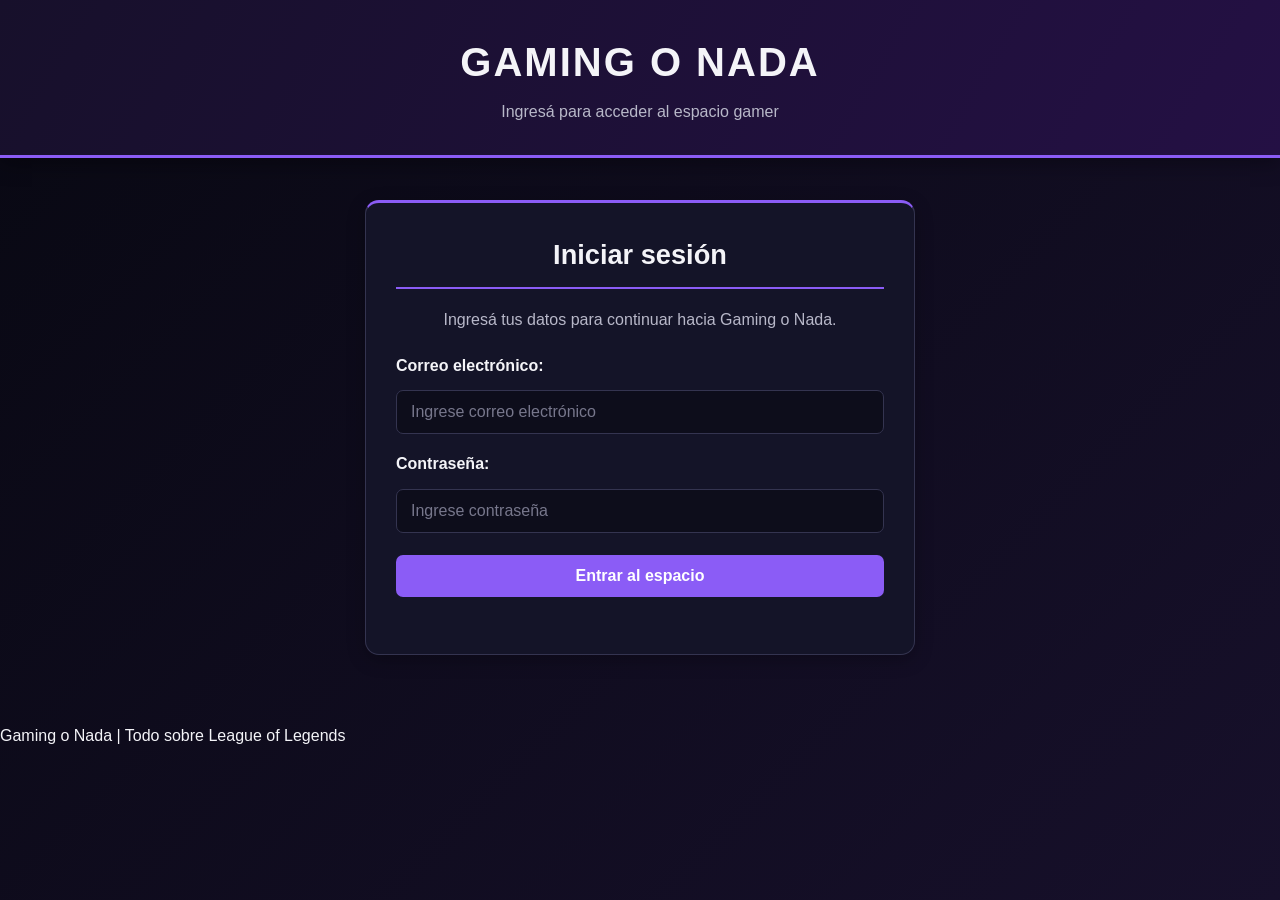
<file: index.html>
<!DOCTYPE html>
<html lang="es">
<head>
    <meta charset="UTF-8">
    <meta name="viewport" content="width=device-width, initial-scale=1.0">
    <title>Acceso | Gaming o Nada</title>

    <link rel="stylesheet" href="css/style.css">
</head>

<body>

    <header>
        <h1>Gaming o Nada</h1>
        <p>Ingresá para acceder al espacio gamer</p>
    </header>

    <main class="login-main">
        <section class="login-section">

            <h2>Iniciar sesión</h2>

            <p>
                Ingresá tus datos para continuar hacia Gaming o Nada.
            </p>

            <form id="formLogin">

                <label for="usuario">Correo electrónico:</label>
                <input
                    type="email"
                    id="usuario"
                    name="usuario"
                    placeholder="Ingrese correo electrónico"
                    required
                >

                <label for="password">Contraseña:</label>
                <input
                    type="password"
                    id="password"
                    name="password"
                    placeholder="Ingrese contraseña"
                    required
                >

                <button type="submit">Entrar al espacio</button>

                <p id="mensajeLogin" role="status"></p>

            </form>

        </section>
    </main>

    <footer>
        <p>Gaming o Nada | Todo sobre League of Legends</p>
    </footer>

    <script src="js/script.js"></script>

</body>
</html>
</file>
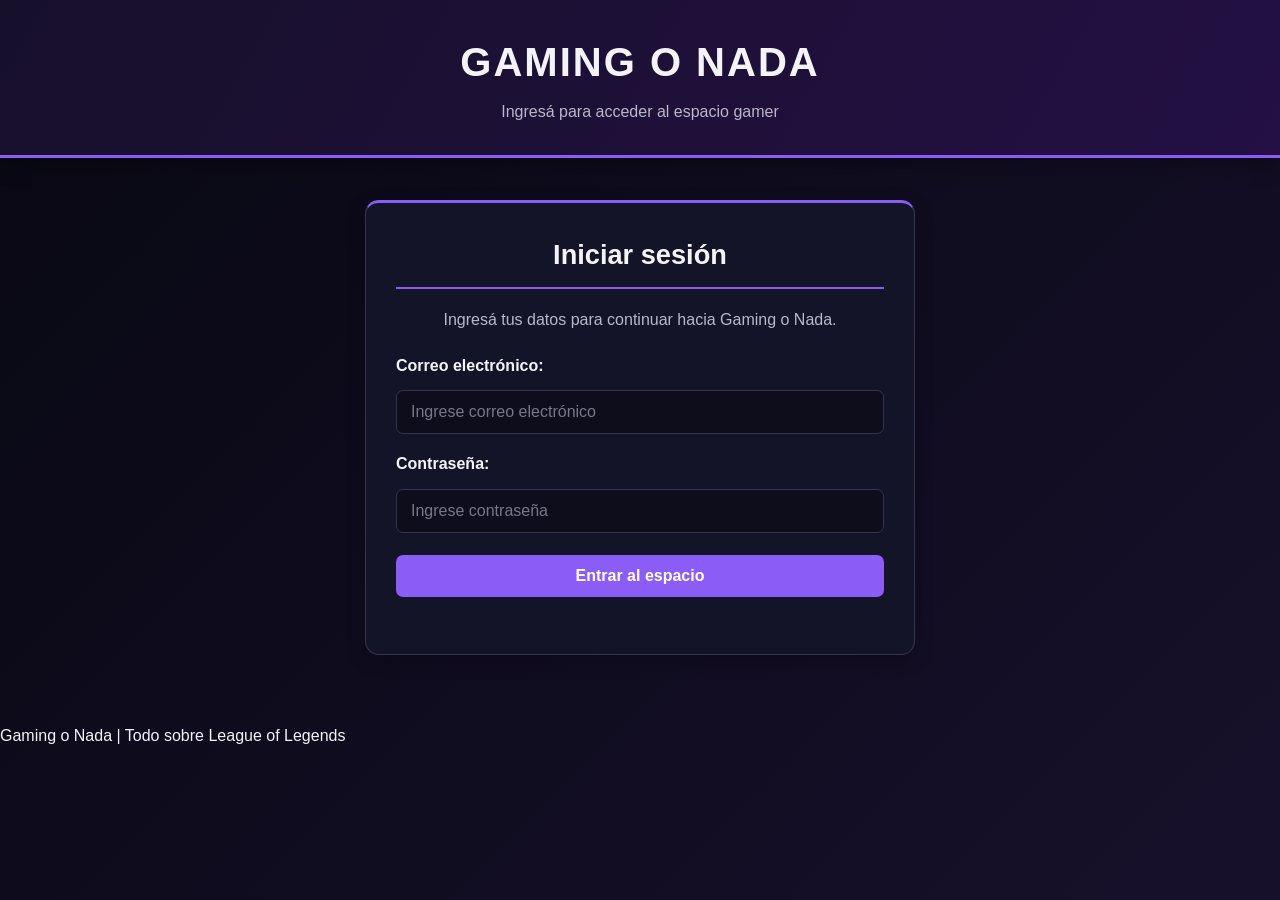
<file: calculadora.html>
<!DOCTYPE html>
<html lang="es">
<head>
    <meta charset="UTF-8">
    <meta name="viewport" content="width=device-width, initial-scale=1.0">
    <title>Calculadora | Gaming o Nada</title>

    <link rel="stylesheet" href="css/style.css">
</head>
<body data-protected="true">

    <!-- ENCABEZADO Y MENÚ DESPLEGABLE -->
    <header>
        <h1>Gaming o Nada</h1>
        <p>Calculadora Gamer</p>

        <nav>
            <details>
                <summary>Menú de navegación</summary>
                <ul>
                    <li><a href="contenido.html">Inicio</a></li>
                    <li><a href="index.html#formulario-acceso">Calculadora</a></li>
                    <li><a href="contacto.html">Contacto</a></li>
                </ul>
            </details>
        </nav>
    </header>

    <!-- CONTENIDO PRINCIPAL Y CALCULADORA -->
    <main>
        <section>
            <h2>Calculadora Gamer</h2>

            <p>
                Ingresá dos números y seleccioná la operación matemática
                que quieras realizar.
            </p>

            <form id="formCalculadora">

                <label for="numero1">Primer número:</label>
                <input
                    type="number"
                    id="numero1"
                    name="numero1"
                    step="any"
                    required
                >

                <label for="numero2">Segundo número:</label>
                <input
                    type="number"
                    id="numero2"
                    name="numero2"
                    step="any"
                    required
                >

                <div class="operaciones">
                    <button type="button" data-operacion="+">
                        Sumar (+)
                    </button>

                    <button type="button" data-operacion="-">
                        Restar (-)
                    </button>

                    <button type="button" data-operacion="*">
                        Multiplicar (×)
                    </button>

                    <button type="button" data-operacion="/">
                        Dividir (÷)
                    </button>
                </div>

                <label for="resultado">Resultado:</label>
                <input
                    type="text"
                    id="resultado"
                    name="resultado"
                    readonly
                >

                <p id="mensaje" role="status"></p>

            </form>

            <a href="contenido.html">Volver al inicio</a>
        </section>
    </main>

    <!-- PIE DE PÁGINA -->
    <footer>
        <p>EDI I - Tecnicatura Superior en Análisis de Sistemas - 2026</p>
        <p>Gaming o Nada | Proyecto educativo</p>
    </footer>

    <!-- SCRIPTS -->
    <script src="js/script.js" defer></script>
</body>
</html>
</file>
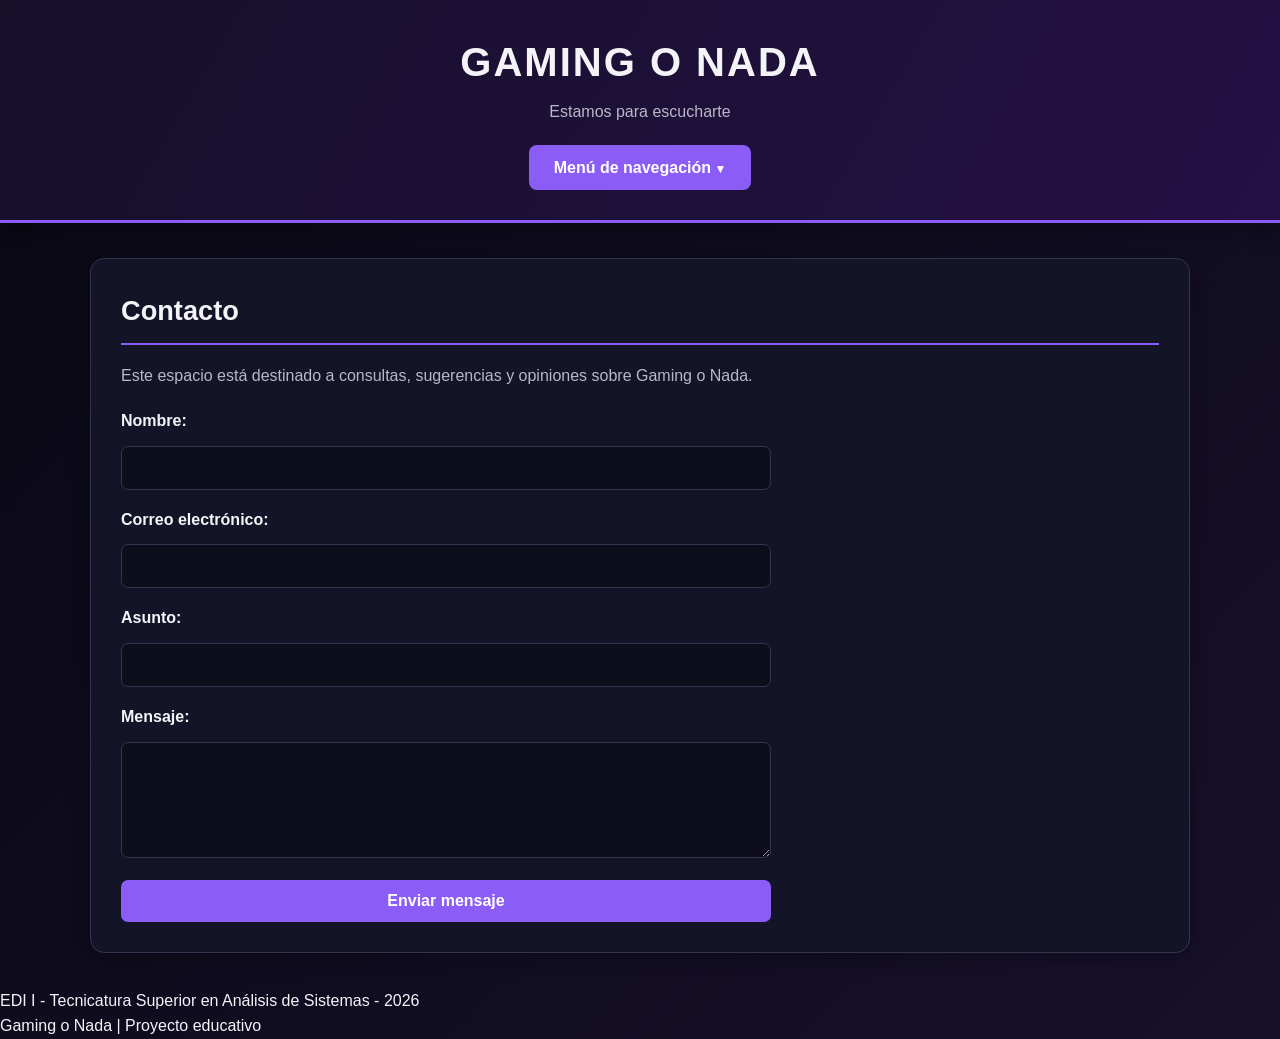
<file: contacto.html>
<!DOCTYPE html>
<html lang="es">
<head>
    <meta charset="UTF-8">
    <meta name="viewport" content="width=device-width, initial-scale=1.0">
    <title>Contacto | Gaming o Nada</title>

    <link rel="stylesheet" href="css/style.css">
</head>
<body>

    <!-- ENCABEZADO Y MENÚ DESPLEGABLE -->
    <header>
        <h1>Gaming o Nada</h1>
        <p>Estamos para escucharte</p>

        <nav>
            <details>
                <summary>Menú de navegación</summary>
                <ul>
                    <li><a href="contenido.html">Inicio</a></li>
                    <li><a href="index.html#formulario-acceso">Calculadora</a></li>
                    <li><a href="contacto.html">Contacto</a></li>
                </ul>
            </details>
        </nav>
    </header>

    <!-- CONTENIDO PRINCIPAL Y FORMULARIO DE CONTACTO -->
    <main>
        <section>
            <h2>Contacto</h2>

            <p>
                Este espacio está destinado a consultas, sugerencias y
                opiniones sobre Gaming o Nada.
            </p>

            <form id="formContacto">

                <label for="nombreContacto">Nombre:</label>
                <input
                    type="text"
                    id="nombreContacto"
                    name="nombre"
                    minlength="3"
                    maxlength="50"
                    required
                >

                <label for="emailContacto">Correo electrónico:</label>
                <input
                    type="email"
                    id="emailContacto"
                    name="email"
                    required
                >

                <label for="asunto">Asunto:</label>
                <input
                    type="text"
                    id="asunto"
                    name="asunto"
                    maxlength="80"
                    required
                >

                <label for="mensajeContacto">Mensaje:</label>
                <textarea
                    id="mensajeContacto"
                    name="mensaje"
                    rows="5"
                    minlength="10"
                    maxlength="500"
                    required
                ></textarea>

                <button type="submit">Enviar mensaje</button>

            </form>
        </section>
    </main>

    <!-- VENTANA EMERGENTE DE CONFIRMACIÓN -->
    <div
        id="ventanaConfirmacion"
        class="modal-overlay"
        role="dialog"
        aria-modal="true"
        aria-labelledby="tituloConfirmacion"
        aria-hidden="true"
        hidden
    >
        <div class="modal-contenido">

            <div class="modal-icono">
                ✓
            </div>

            <h2 id="tituloConfirmacion">¡Mensaje enviado!</h2>

            <p>
                Tu mensaje fue enviado correctamente.
                Gracias por comunicarte con Gaming o Nada.
            </p>

            <button type="button" id="cerrarConfirmacion">
                Aceptar
            </button>

        </div>
    </div>

    <!-- PIE DE PÁGINA -->
    <footer>
        <p>EDI I - Tecnicatura Superior en Análisis de Sistemas - 2026</p>
        <p>Gaming o Nada | Proyecto educativo</p>
    </footer>

    <!-- SCRIPTS -->
    <script src="js/script.js"></script>

</body>
</html>
</file>
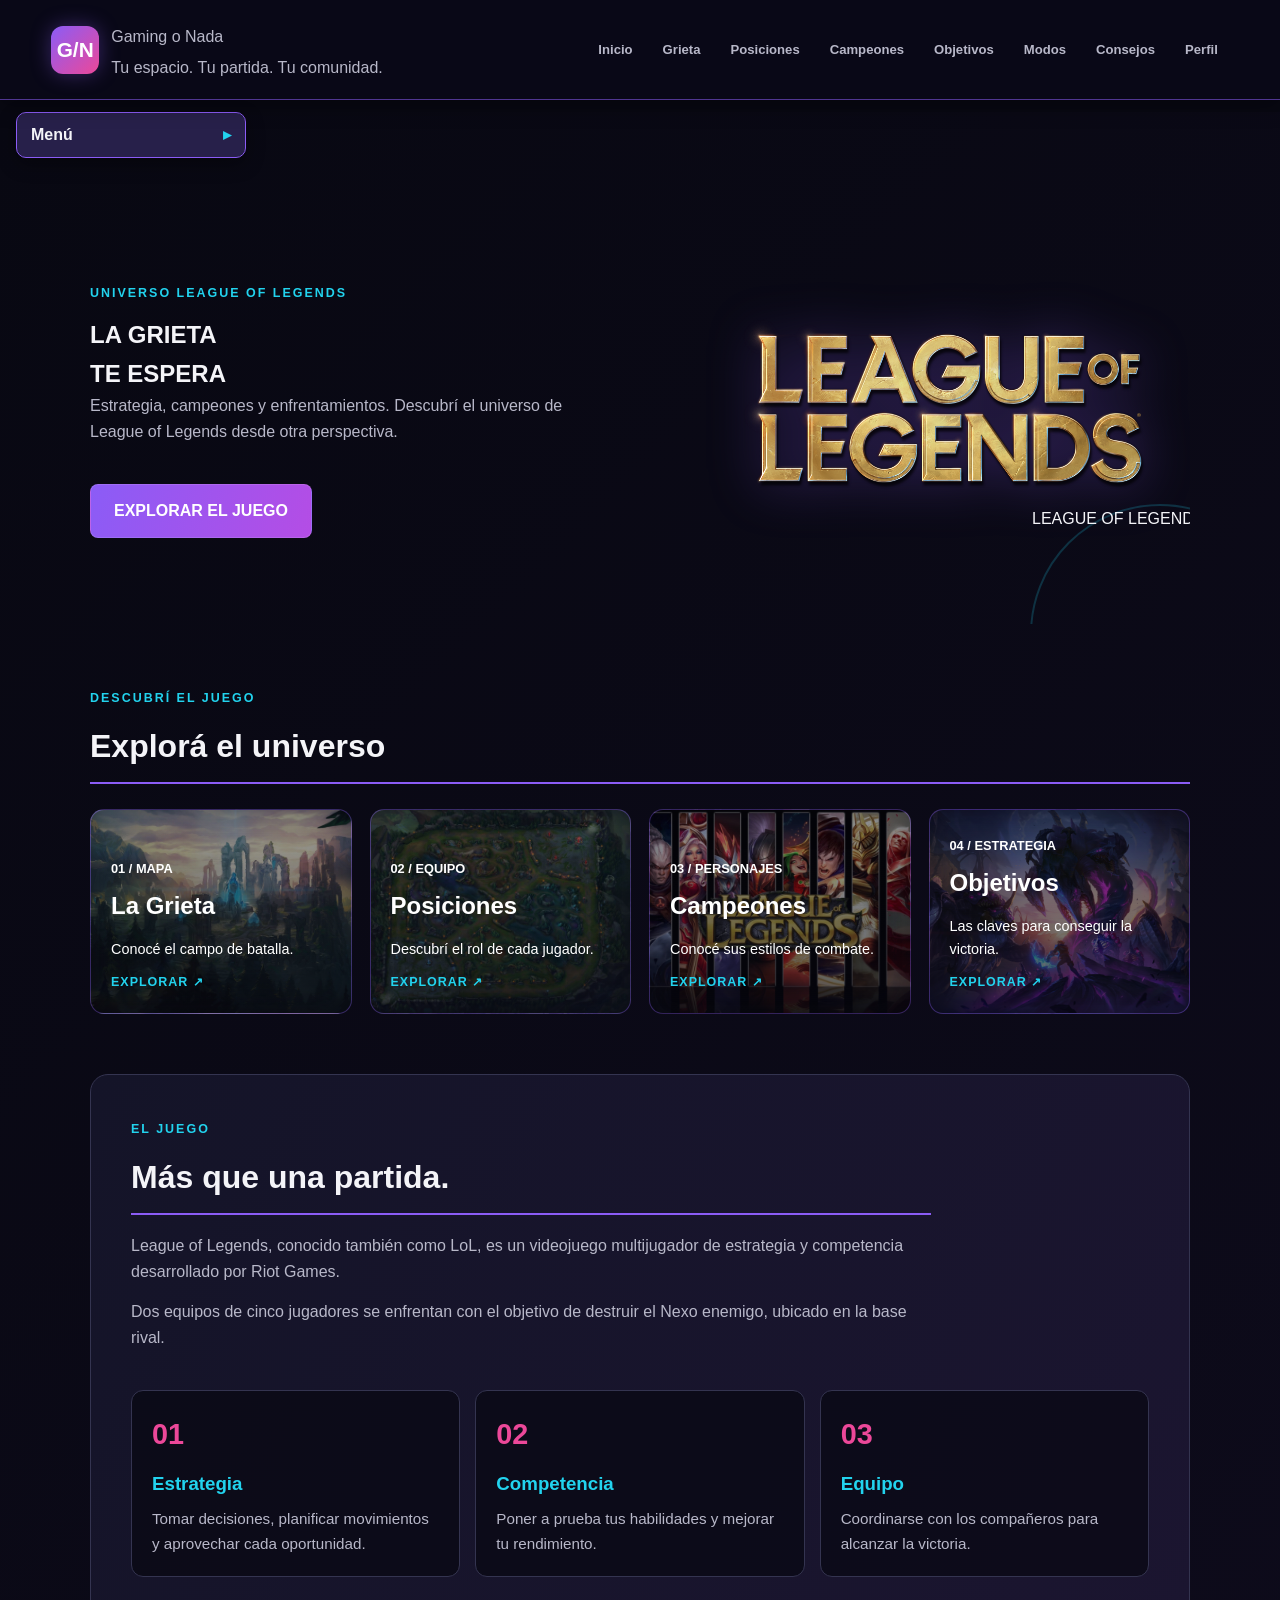
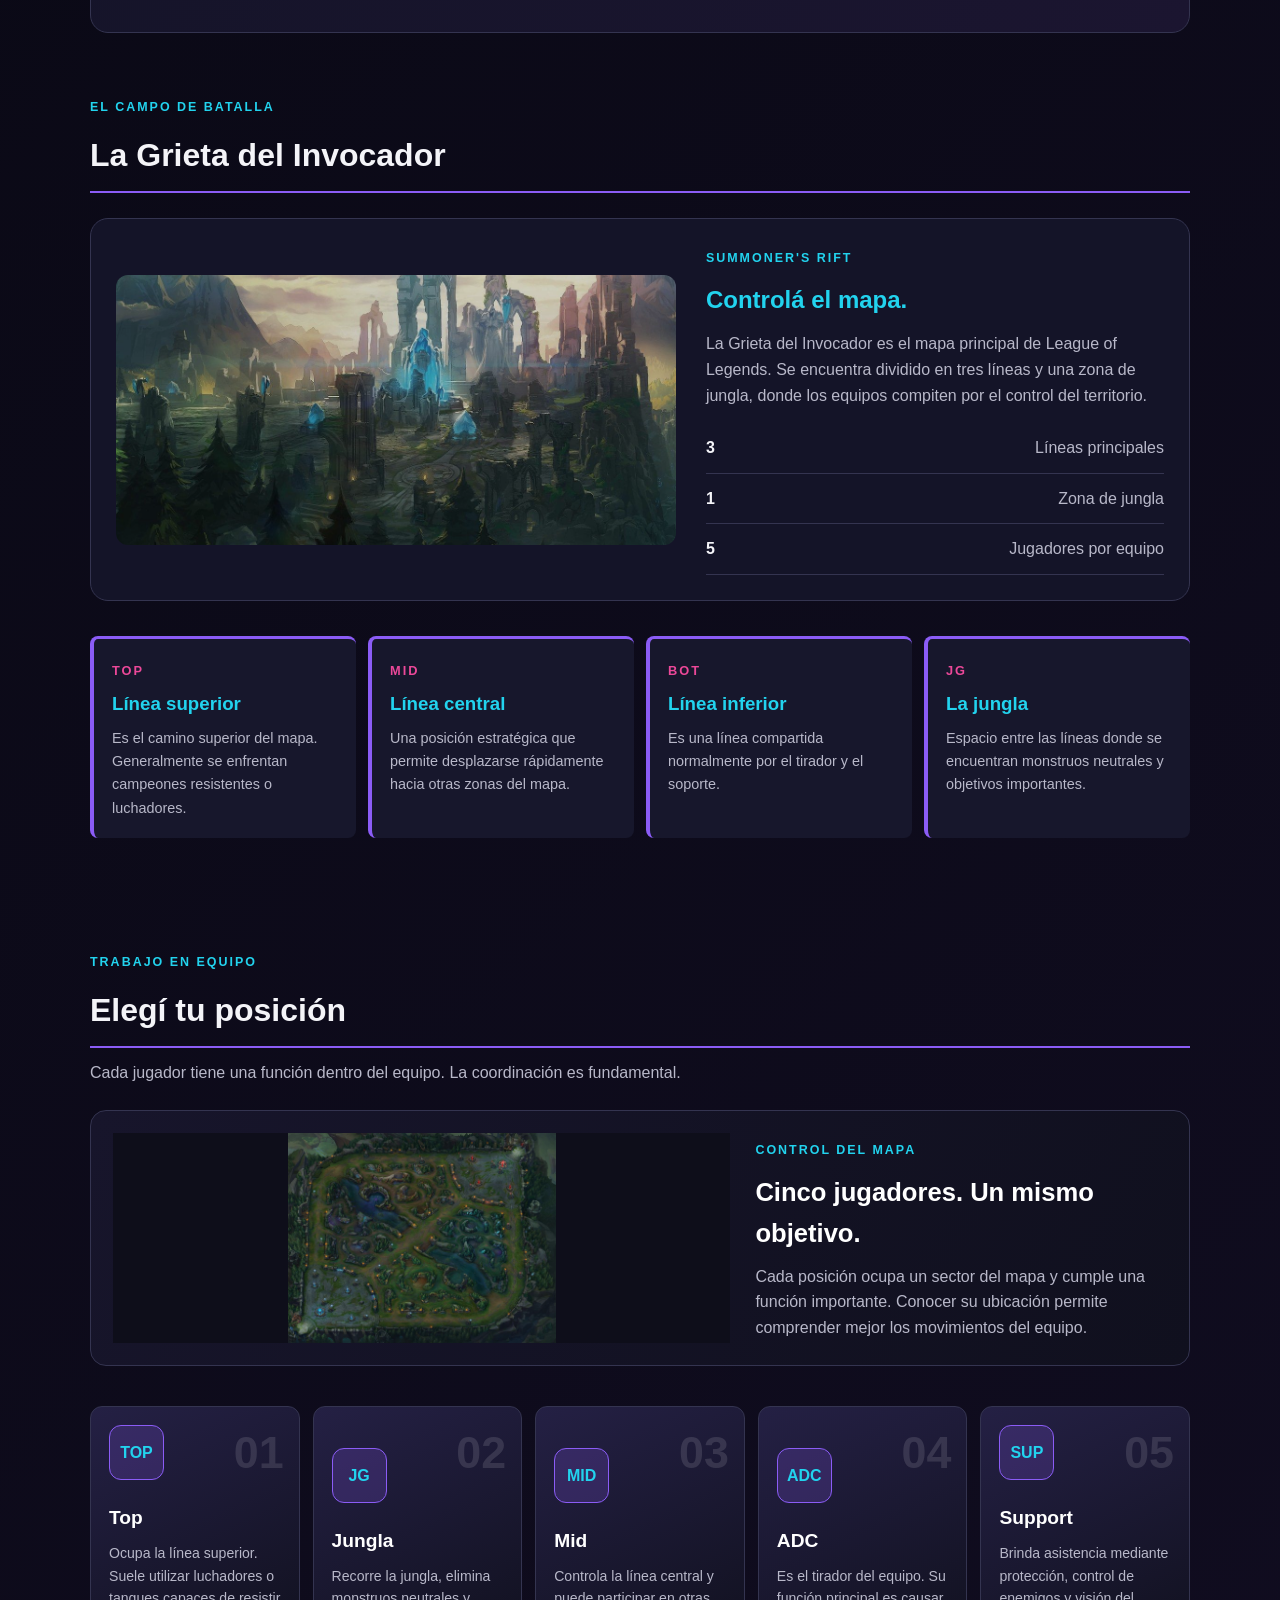
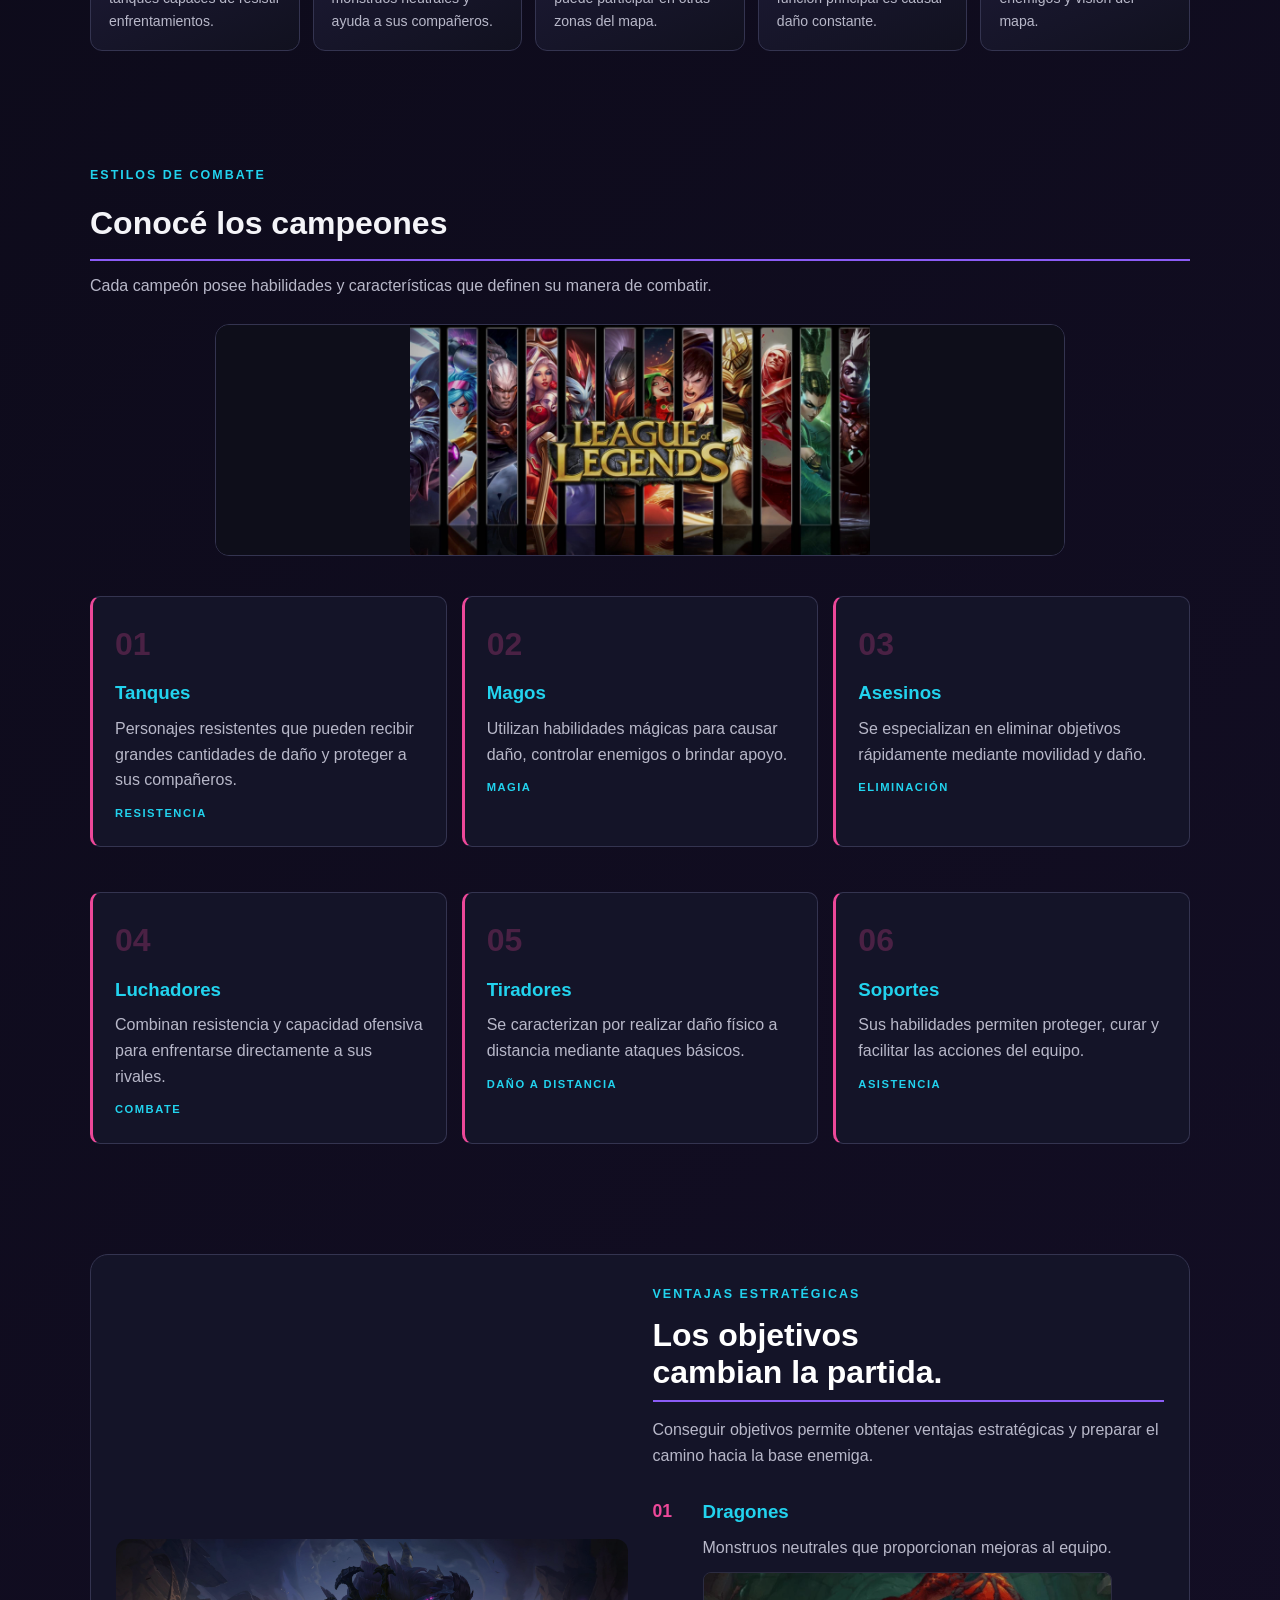
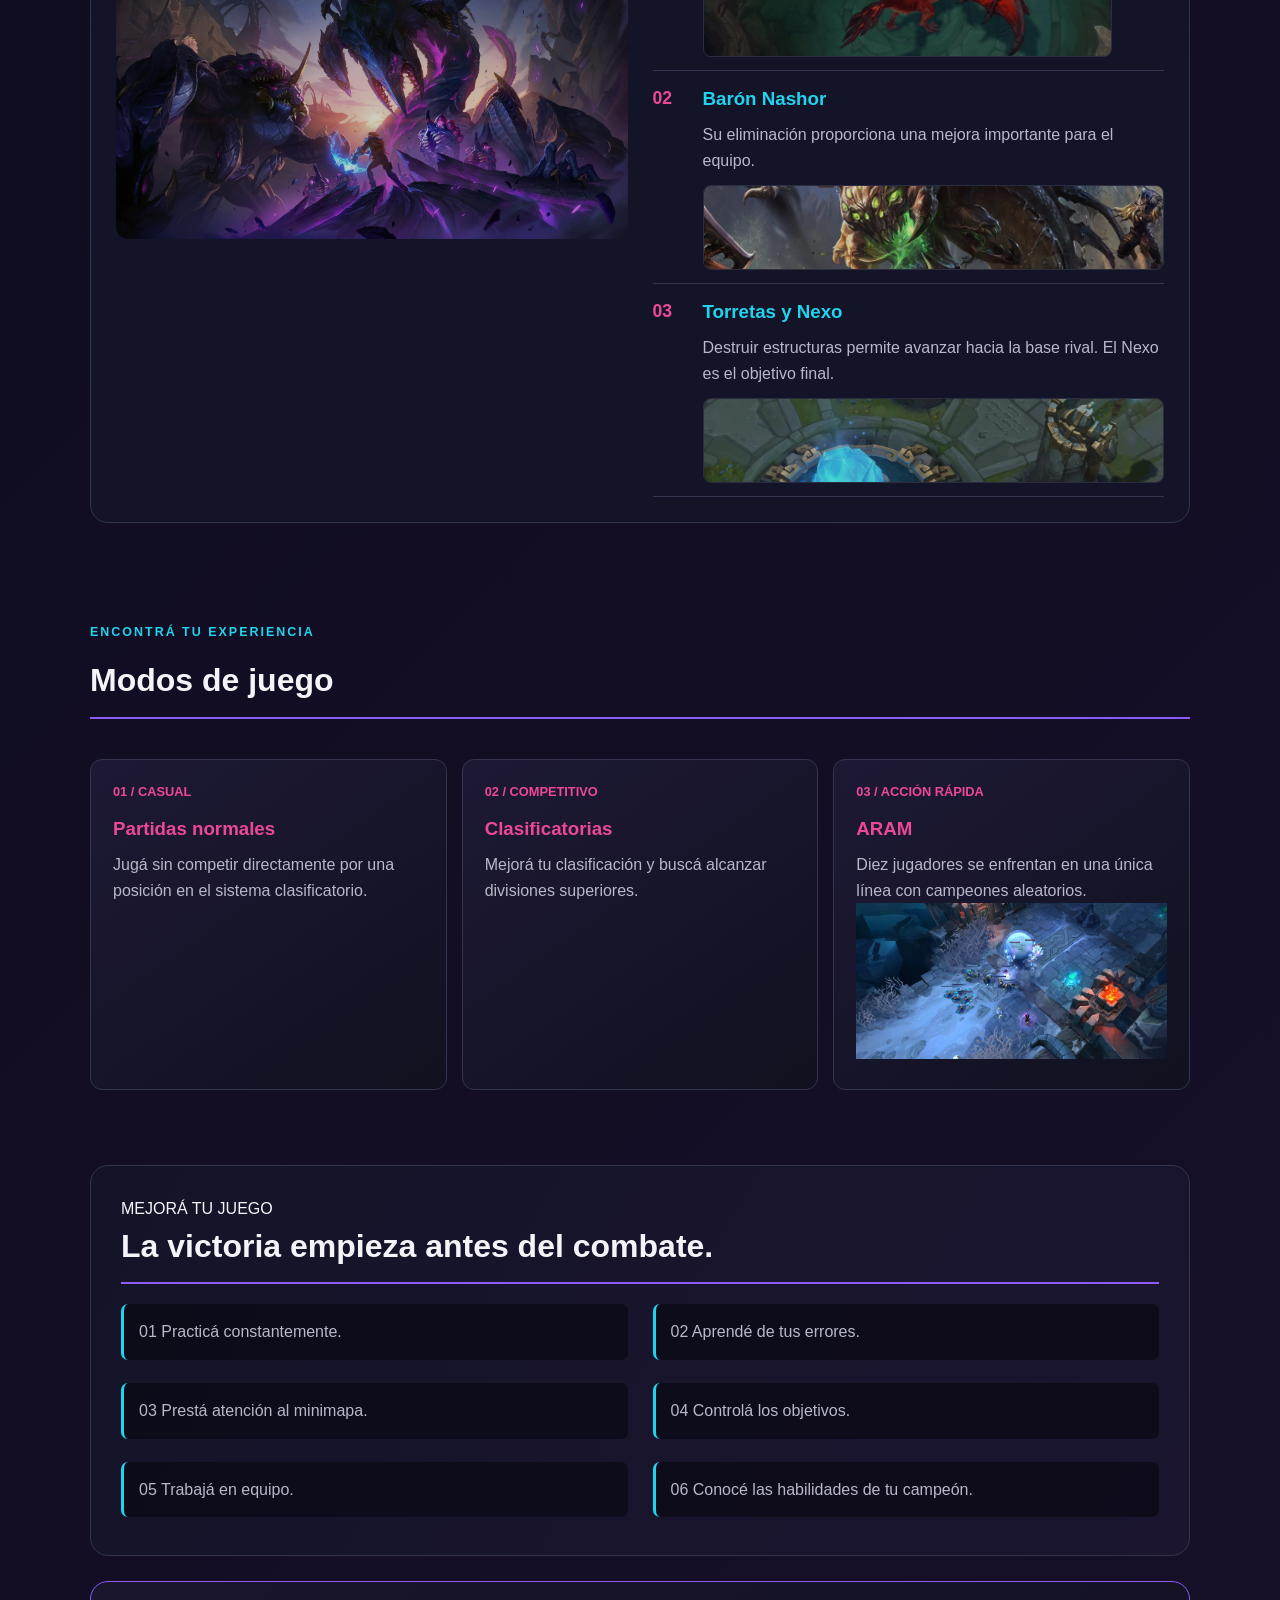
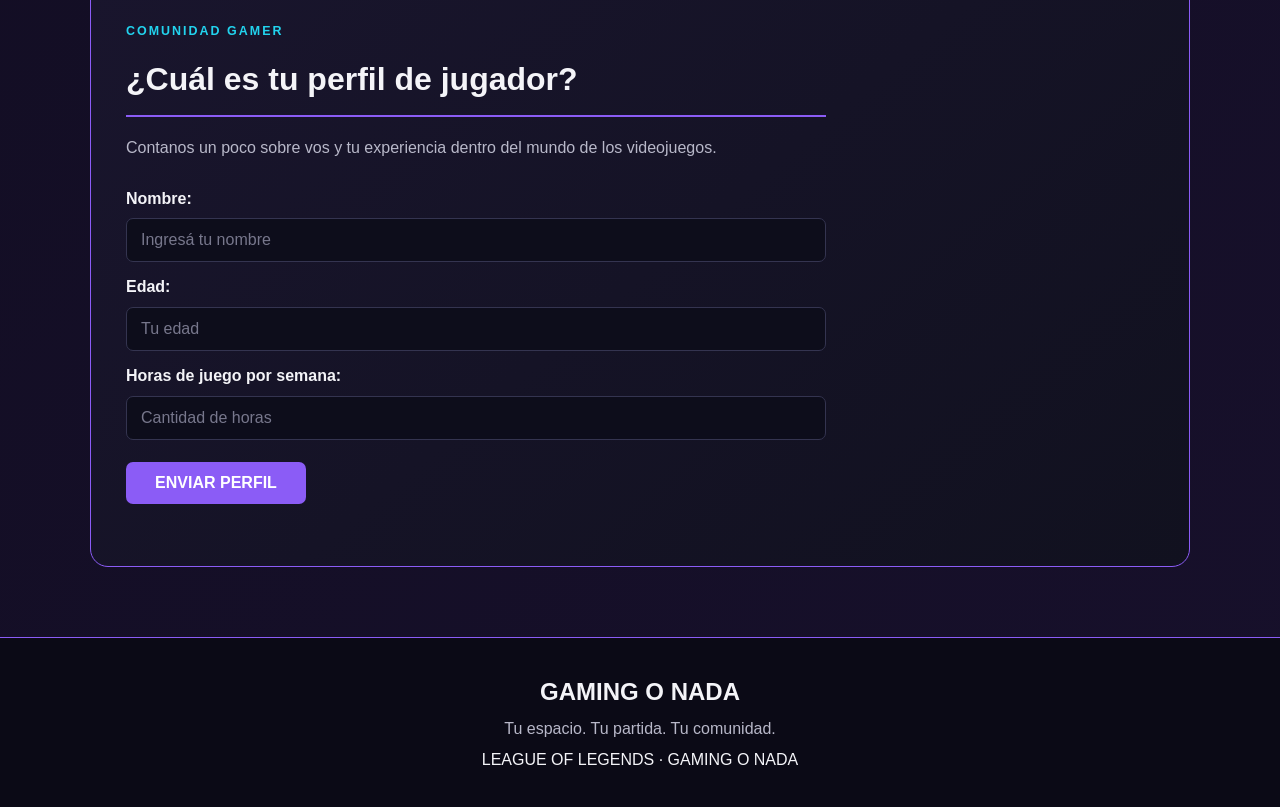
<file: contenido.html>
<!DOCTYPE html>
<html lang="es">

<!-- ========================================
     CABECERA DEL DOCUMENTO
======================================== -->
<head>
    <meta charset="UTF-8">
    <meta name="viewport" content="width=device-width, initial-scale=1.0">
    <title>Gaming o Nada | Portal Gamer</title>
    <link rel="stylesheet" href="css/style.css">
</head>

<body>

    <!-- ========================================
         ENCABEZADO Y NAVEGACIÓN PRINCIPAL
    ======================================== -->
    <header class="portal-header">
        <div class="marca">
            <span class="marca-icono" aria-hidden="true">G/N</span>
            <div>
                <p class="marca-titulo">Gaming o Nada</p>
                <p class="marca-subtitulo">Tu espacio. Tu partida. Tu comunidad.</p>
            </div>
        </div>

        <nav class="portal-nav" aria-label="Secciones del portal">
            <a href="#inicio">Inicio</a>
            <a href="#grieta">Grieta</a>
            <a href="#posiciones">Posiciones</a>
            <a href="#campeones">Campeones</a>
            <a href="#objetivos">Objetivos</a>
            <a href="#modos">Modos</a>
            <a href="#consejos">Consejos</a>
            <a href="#perfil">Perfil</a>
        </nav>
    </header>

    <!-- ========================================
         MENÚ LATERAL DESPLEGABLE
    ======================================== -->
    <aside class="portal-sidebar" aria-label="Navegación entre páginas">
        <details class="sidebar-panel">
            <summary class="sidebar-toggle">
                <span>Menú</span>
                <span class="sidebar-flecha" aria-hidden="true">&#9656;</span>
            </summary>
            <nav class="sidebar-links" aria-label="Páginas del sitio">
                <a href="#inicio">Inicio</a>
                <a href="formulario.html">Formulario</a>
                <a href="contacto.html">Contacto</a>
            </nav>
        </details>
    </aside>

    <!-- ========================================
         CONTENIDO PRINCIPAL
    ======================================== -->
    <main class="portal-main">

        <!-- PORTADA PRINCIPAL -->
        <section class="hero-portal" id="inicio">
            <div class="hero-contenido">
                <span class="etiqueta">UNIVERSO LEAGUE OF LEGENDS</span>
                <h1>LA GRIETA<br>TE ESPERA</h1>
                <p>
                    Estrategia, campeones y enfrentamientos.
                    Descubrí el universo de League of Legends
                    desde otra perspectiva.
                </p>
                <a href="#explorar" class="boton-portal">EXPLORAR EL JUEGO</a>
            </div>

            <div class="hero-imagen">
                <img src="img/Logo_LOL.png" alt="Logo de League of Legends">
            </div>

            <span class="hero-decoracion" aria-hidden="true">LEAGUE OF LEGENDS</span>
        </section>

        <!-- ACCESOS DESTACADOS -->
        <section class="explorar-section" id="explorar">
            <div class="titulo-seccion">
                <span>DESCUBRÍ EL JUEGO</span>
                <h2>Explorá el universo</h2>
            </div>

            <div class="explorar-grid">
                <a href="#grieta" class="explorar-card explorar-grieta">
                    <span>01 / MAPA</span>
                    <h3>La Grieta</h3>
                    <p>Conocé el campo de batalla.</p>
                    <b>EXPLORAR &#8599;</b>
                </a>

                <a href="#posiciones" class="explorar-card explorar-posiciones">
                    <span>02 / EQUIPO</span>
                    <h3>Posiciones</h3>
                    <p>Descubrí el rol de cada jugador.</p>
                    <b>EXPLORAR &#8599;</b>
                </a>

                <a href="#campeones" class="explorar-card explorar-campeones">
                    <span>03 / PERSONAJES</span>
                    <h3>Campeones</h3>
                    <p>Conocé sus estilos de combate.</p>
                    <b>EXPLORAR &#8599;</b>
                </a>

                <a href="#objetivos" class="explorar-card explorar-objetivos">
                    <span>04 / ESTRATEGIA</span>
                    <h3>Objetivos</h3>
                    <p>Las claves para conseguir la victoria.</p>
                    <b>EXPLORAR &#8599;</b>
                </a>
            </div>
        </section>

        <!-- PRESENTACIÓN DE LEAGUE OF LEGENDS -->
        <section class="introduccion-portal">
            <div class="introduccion-texto">
                <span class="etiqueta">EL JUEGO</span>
                <h2>Más que una partida.</h2>
                <p>
                    League of Legends, conocido también como LoL,
                    es un videojuego multijugador de estrategia y
                    competencia desarrollado por Riot Games.
                </p>
                <p>
                    Dos equipos de cinco jugadores se enfrentan
                    con el objetivo de destruir el Nexo enemigo,
                    ubicado en la base rival.
                </p>
            </div>

            <div class="caracteristicas-grid">
                <article class="caracteristica-card">
                    <span class="numero-card">01</span>
                    <h3>Estrategia</h3>
                    <p>
                        Tomar decisiones, planificar movimientos
                        y aprovechar cada oportunidad.
                    </p>
                </article>

                <article class="caracteristica-card">
                    <span class="numero-card">02</span>
                    <h3>Competencia</h3>
                    <p>
                        Poner a prueba tus habilidades y
                        mejorar tu rendimiento.
                    </p>
                </article>

                <article class="caracteristica-card">
                    <span class="numero-card">03</span>
                    <h3>Equipo</h3>
                    <p>
                        Coordinarse con los compañeros para
                        alcanzar la victoria.
                    </p>
                </article>
            </div>
        </section>

        <!-- LA GRIETA DEL INVOCADOR -->
        <section class="grieta-section" id="grieta">
            <div class="titulo-seccion">
                <span>EL CAMPO DE BATALLA</span>
                <h2>La Grieta del Invocador</h2>
            </div>

            <div class="grieta-panel">
                <div class="grieta-imagen">
                    <img src="img/Grieta.jpg"
                         alt="Mapa de la Grieta del Invocador"
                         loading="lazy">
                </div>

                <div class="grieta-info">
                    <span class="etiqueta">SUMMONER'S RIFT</span>
                    <h3>Controlá el mapa.</h3>
                    <p>
                        La Grieta del Invocador es el mapa principal
                        de League of Legends. Se encuentra dividido
                        en tres líneas y una zona de jungla, donde
                        los equipos compiten por el control del territorio.
                    </p>

                    <div class="dato-grieta">
                        <strong>3</strong>
                        <span>Líneas principales</span>
                    </div>
                    <div class="dato-grieta">
                        <strong>1</strong>
                        <span>Zona de jungla</span>
                    </div>
                    <div class="dato-grieta">
                        <strong>5</strong>
                        <span>Jugadores por equipo</span>
                    </div>
                </div>
            </div>

            <div class="lineas-grid">
                <article class="linea-card">
                    <span>TOP</span>
                    <h3>Línea superior</h3>
                    <p>
                        Es el camino superior del mapa.
                        Generalmente se enfrentan campeones
                        resistentes o luchadores.
                    </p>
                </article>

                <article class="linea-card">
                    <span>MID</span>
                    <h3>Línea central</h3>
                    <p>
                        Una posición estratégica que permite
                        desplazarse rápidamente hacia otras
                        zonas del mapa.
                    </p>
                </article>

                <article class="linea-card">
                    <span>BOT</span>
                    <h3>Línea inferior</h3>
                    <p>
                        Es una línea compartida normalmente
                        por el tirador y el soporte.
                    </p>
                </article>

                <article class="linea-card">
                    <span>JG</span>
                    <h3>La jungla</h3>
                    <p>
                        Espacio entre las líneas donde se
                        encuentran monstruos neutrales
                        y objetivos importantes.
                    </p>
                </article>
            </div>
        </section>

        <!-- POSICIONES -->
        <section class="posiciones-section" id="posiciones">
            <div class="titulo-seccion">
                <span>TRABAJO EN EQUIPO</span>
                <h2>Elegí tu posición</h2>
                <p>
                    Cada jugador tiene una función dentro del equipo.
                    La coordinación es fundamental.
                </p>
            </div>

            <div class="posiciones-mapa">
                <img src="img/mapas%20y%20posiciones.jpg"
                     alt="Mapa táctico de las posiciones en la Grieta del Invocador"
                     loading="lazy">

                <div>
                    <span>CONTROL DEL MAPA</span>
                    <h3>Cinco jugadores. Un mismo objetivo.</h3>
                    <p>
                        Cada posición ocupa un sector del mapa y cumple
                        una función importante. Conocer su ubicación
                        permite comprender mejor los movimientos del equipo.
                    </p>
                </div>
            </div>

            <div class="posiciones-grid">
                <article class="posicion-card">
                    <span class="posicion-numero">01</span>
                    <div class="posicion-icono">TOP</div>
                    <h3>Top</h3>
                    <p>
                        Ocupa la línea superior. Suele utilizar
                        luchadores o tanques capaces de resistir
                        enfrentamientos.
                    </p>
                </article>

                <article class="posicion-card">
                    <span class="posicion-numero">02</span>
                    <div class="posicion-icono">JG</div>
                    <h3>Jungla</h3>
                    <p>
                        Recorre la jungla, elimina monstruos
                        neutrales y ayuda a sus compañeros.
                    </p>
                </article>

                <article class="posicion-card">
                    <span class="posicion-numero">03</span>
                    <div class="posicion-icono">MID</div>
                    <h3>Mid</h3>
                    <p>
                        Controla la línea central y puede
                        participar en otras zonas del mapa.
                    </p>
                </article>

                <article class="posicion-card">
                    <span class="posicion-numero">04</span>
                    <div class="posicion-icono">ADC</div>
                    <h3>ADC</h3>
                    <p>
                        Es el tirador del equipo. Su función
                        principal es causar daño constante.
                    </p>
                </article>

                <article class="posicion-card">
                    <span class="posicion-numero">05</span>
                    <div class="posicion-icono">SUP</div>
                    <h3>Support</h3>
                    <p>
                        Brinda asistencia mediante protección,
                        control de enemigos y visión del mapa.
                    </p>
                </article>
            </div>
        </section>

        <!-- CAMPEONES -->
        <section class="campeones-section" id="campeones">
            <div class="titulo-seccion">
                <span>ESTILOS DE COMBATE</span>
                <h2>Conocé los campeones</h2>
                <p>
                    Cada campeón posee habilidades y características
                    que definen su manera de combatir.
                </p>
            </div>

            <div class="campeones-portada">
                <img src="img/campeones.jpg"
                     alt="Collage de campeones de League of Legends"
                     loading="lazy">
            </div>

            <div class="campeones-grid">
                <article class="campeon-card">
                    <div class="campeon-numero">01</div>
                    <h3>Tanques</h3>
                    <p>
                        Personajes resistentes que pueden recibir
                        grandes cantidades de daño y proteger
                        a sus compañeros.
                    </p>
                    <span>RESISTENCIA</span>
                </article>

                <article class="campeon-card">
                    <div class="campeon-numero">02</div>
                    <h3>Magos</h3>
                    <p>
                        Utilizan habilidades mágicas para causar
                        daño, controlar enemigos o brindar apoyo.
                    </p>
                    <span>MAGIA</span>
                </article>

                <article class="campeon-card">
                    <div class="campeon-numero">03</div>
                    <h3>Asesinos</h3>
                    <p>
                        Se especializan en eliminar objetivos
                        rápidamente mediante movilidad y daño.
                    </p>
                    <span>ELIMINACIÓN</span>
                </article>

                <article class="campeon-card">
                    <div class="campeon-numero">04</div>
                    <h3>Luchadores</h3>
                    <p>
                        Combinan resistencia y capacidad ofensiva
                        para enfrentarse directamente a sus rivales.
                    </p>
                    <span>COMBATE</span>
                </article>

                <article class="campeon-card">
                    <div class="campeon-numero">05</div>
                    <h3>Tiradores</h3>
                    <p>
                        Se caracterizan por realizar daño físico
                        a distancia mediante ataques básicos.
                    </p>
                    <span>DAÑO A DISTANCIA</span>
                </article>

                <article class="campeon-card">
                    <div class="campeon-numero">06</div>
                    <h3>Soportes</h3>
                    <p>
                        Sus habilidades permiten proteger,
                        curar y facilitar las acciones del equipo.
                    </p>
                    <span>ASISTENCIA</span>
                </article>
            </div>
        </section>

        <!-- OBJETIVOS -->
        <section class="objetivos-section" id="objetivos">
            <div class="objetivos-panel">
                <div class="objetivos-imagen">
                    <img src="img/objetivos.jpg"
                         alt="Combate contra el Barón Nashor en League of Legends"
                         loading="lazy">
                </div>

                <div class="objetivos-contenido">
                    <span class="etiqueta">VENTAJAS ESTRATÉGICAS</span>
                    <h2>Los objetivos<br>cambian la partida.</h2>
                    <p>
                        Conseguir objetivos permite obtener ventajas
                        estratégicas y preparar el camino hacia
                        la base enemiga.
                    </p>

                    <div class="objetivo-item">
                        <span>01</span>
                        <div>
                            <h3>Dragones</h3>
                            <p>
                                Monstruos neutrales que proporcionan
                                mejoras al equipo.
                            </p>
                            <img class="objetivo-imagen-secundaria"
                                 src="img/dragones.jpg"
                                 alt="Dragones elementales de League of Legends"
                                 loading="lazy">
                        </div>
                    </div>

                    <div class="objetivo-item">
                        <span>02</span>
                        <div>
                            <h3>Barón Nashor</h3>
                            <p>
                                Su eliminación proporciona una mejora
                                importante para el equipo.
                            </p>
                            <img class="objetivo-imagen-secundaria"
                                 src="img/objetos.jpg"
                                 alt="Ilustración del Barón Nashor"
                                 loading="lazy">
                        </div>
                    </div>

                    <div class="objetivo-item">
                        <span>03</span>
                        <div>
                            <h3>Torretas y Nexo</h3>
                            <p>
                                Destruir estructuras permite avanzar
                                hacia la base rival. El Nexo es
                                el objetivo final.
                            </p>
                            <img class="objetivo-imagen-secundaria"
                                 src="img/nexo.jpg"
                                 alt="Nexo de una base de League of Legends"
                                 loading="lazy">
                        </div>
                    </div>
                </div>
            </div>
        </section>

        <!-- MODOS DE JUEGO -->
        <section class="modos-section" id="modos">
            <div class="titulo-seccion">
                <span>ENCONTRÁ TU EXPERIENCIA</span>
                <h2>Modos de juego</h2>
            </div>

            <div class="modos-grid">
                <article class="modo-card modo-normal">
                    <span>01 / CASUAL</span>
                    <h3>Partidas normales</h3>
                    <p>
                        Jugá sin competir directamente por
                        una posición en el sistema clasificatorio.
                    </p>
                </article>

                <article class="modo-card modo-ranked">
                    <span>02 / COMPETITIVO</span>
                    <h3>Clasificatorias</h3>
                    <p>
                        Mejorá tu clasificación y buscá
                        alcanzar divisiones superiores.
                    </p>
                </article>

                <article class="modo-card modo-aram">
                    <span>03 / ACCIÓN RÁPIDA</span>
                    <h3>ARAM</h3>
                    <p>
                        Diez jugadores se enfrentan en una única
                        línea con campeones aleatorios.
                    </p>
                    <img src="img/aram.jpg"
                         alt="Escenario del modo de juego ARAM"
                         loading="lazy">
                </article>
            </div>
        </section>

        <!-- CONSEJOS -->
        <section class="consejos-section" id="consejos">
            <div class="consejos-titulo">
                <span>MEJORÁ TU JUEGO</span>
                <h2>La victoria empieza antes del combate.</h2>
            </div>

            <ul class="consejos-lista">
                <li>01 <span>Practicá constantemente.</span></li>
                <li>02 <span>Aprendé de tus errores.</span></li>
                <li>03 <span>Prestá atención al minimapa.</span></li>
                <li>04 <span>Controlá los objetivos.</span></li>
                <li>05 <span>Trabajá en equipo.</span></li>
                <li>06 <span>Conocé las habilidades de tu campeón.</span></li>
            </ul>
        </section>

        <!-- PERFIL GAMER -->
        <section class="perfil-section" id="perfil">
            <div class="perfil-intro">
                <span class="etiqueta">COMUNIDAD GAMER</span>
                <h2>¿Cuál es tu perfil de jugador?</h2>
                <p>
                    Contanos un poco sobre vos y tu experiencia
                    dentro del mundo de los videojuegos.
                </p>
            </div>

            <form id="formGamer" class="perfil-form">
                <div class="campo-perfil">
                    <label for="nombre">Nombre:</label>
                    <input type="text" id="nombre" name="nombre"
                           minlength="3" maxlength="30"
                           placeholder="Ingresá tu nombre" required>
                </div>

                <div class="campo-perfil">
                    <label for="edad">Edad:</label>
                    <input type="number" id="edad" name="edad"
                           min="13" max="100"
                           placeholder="Tu edad" required>
                </div>

                <div class="campo-perfil">
                    <label for="horas">Horas de juego por semana:</label>
                    <input type="number" id="horas" name="horas"
                           min="0" max="168"
                           placeholder="Cantidad de horas" required>
                </div>

                <button type="submit">ENVIAR PERFIL</button>
                <p id="mensajeGamer" role="status"></p>
            </form>
        </section>

    </main>

    <!-- ========================================
         PIE DE PÁGINA
    ======================================== -->
    <footer class="portal-footer">
        <h2>GAMING O NADA</h2>
        <p>Tu espacio. Tu partida. Tu comunidad.</p>
        <span>LEAGUE OF LEGENDS · GAMING O NADA</span>
    </footer>

    <!-- ========================================
         SCRIPTS
    ======================================== -->
    <script src="js/script.js"></script>

</body>
</html>
</file>
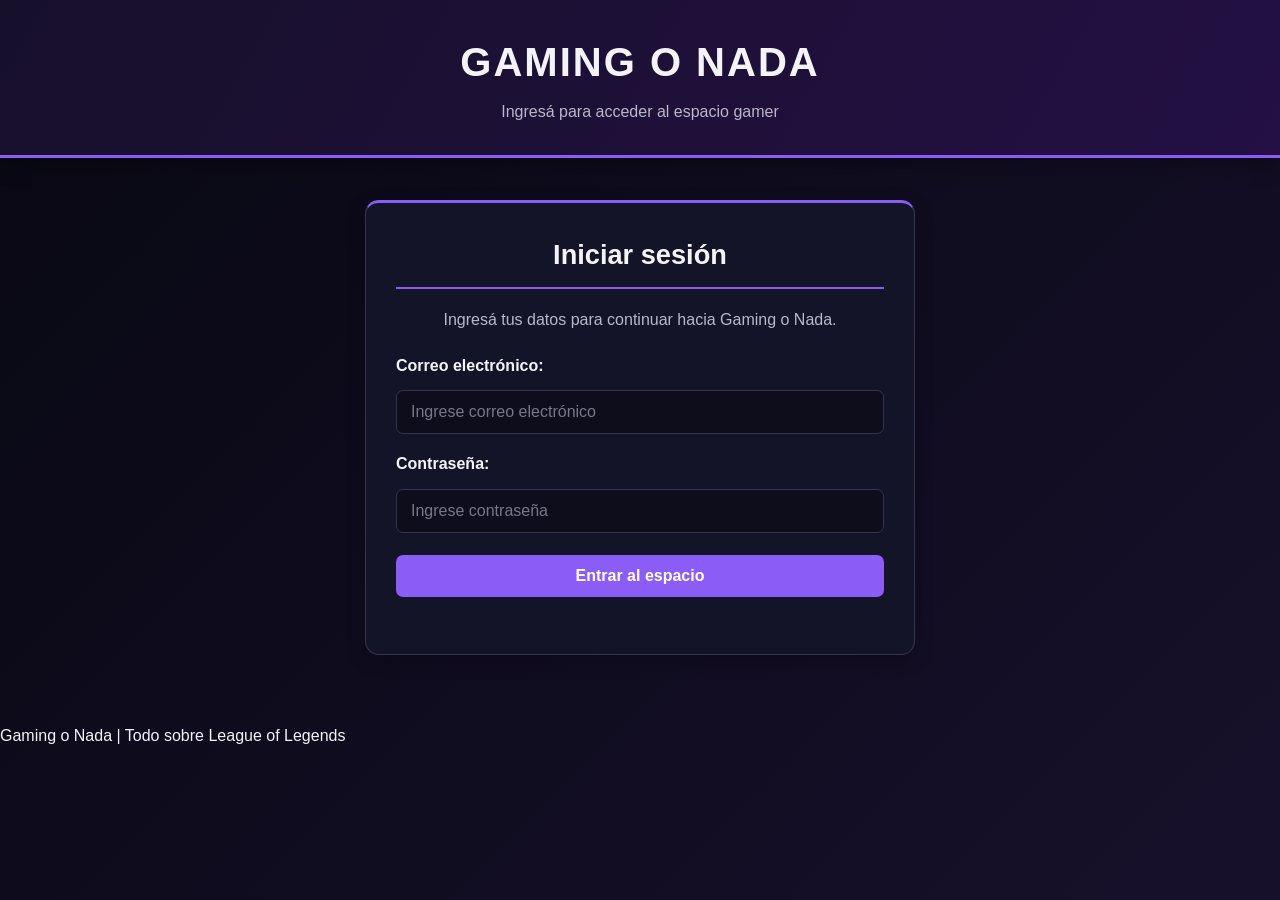
<file: gaming.html>
<!DOCTYPE html>
<html lang="es">

<head>
    <meta charset="UTF-8">
    <meta name="viewport" content="width=device-width, initial-scale=1.0">
    <title>Gaming o Nada | Portal Gamer</title>
    <link rel="stylesheet" href="css/style.css">
</head>

<body data-protected="true">

    <!-- ENCABEZADO -->
    <header class="portal-header">
        <div class="marca">
            <span class="marca-icono">G/N</span>
            <div>
                <h1>Gaming o Nada</h1>
                <p>Tu espacio. Tu partida. Tu comunidad.</p>
            </div>
        </div>

        <nav class="portal-nav">
            <a href="#inicio">Inicio</a>
            <a href="#grieta">Grieta</a>
            <a href="#posiciones">Posiciones</a>
            <a href="#campeones">Campeones</a>
            <a href="#objetivos">Objetivos</a>
            <a href="#modos">Modos</a>
            <a href="#consejos">Consejos</a>
            <a href="#perfil">Perfil</a>
        </nav>
    </header>

    <main class="portal-main">

        <!-- PORTADA PRINCIPAL -->
        <section class="hero-portal" id="inicio">
            <div class="hero-contenido">
                <span class="etiqueta">UNIVERSO LEAGUE OF LEGENDS</span>
                <h2>LA GRIETA<br>TE ESPERA</h2>
                <p>
                    Estrategia, campeones y enfrentamientos.
                    Descubrí el universo de League of Legends
                    desde otra perspectiva.
                </p>
                <a href="#explorar" class="boton-portal">EXPLORAR EL JUEGO</a>
            </div>

            <div class="hero-imagen">
                <img src="img/Logo_LOL.png" alt="Logo de League of Legends">
            </div>

            <span class="hero-decoracion">LEAGUE OF LEGENDS</span>
        </section>

        <!-- ACCESOS DESTACADOS -->
        <section class="explorar-section" id="explorar">
            <div class="titulo-seccion">
                <span>DESCUBRÍ EL JUEGO</span>
                <h2>Explorá el universo</h2>
            </div>

            <div class="explorar-grid">
                <a href="#grieta" class="explorar-card explorar-grieta">
                    <span>01 / MAPA</span>
                    <h3>La Grieta</h3>
                    <p>Conocé el campo de batalla.</p>
                    <b>EXPLORAR ↗</b>
                </a>

                <a href="#posiciones" class="explorar-card explorar-posiciones">
                    <span>02 / EQUIPO</span>
                    <h3>Posiciones</h3>
                    <p>Descubrí el rol de cada jugador.</p>
                    <b>EXPLORAR ↗</b>
                </a>

                <a href="#campeones" class="explorar-card explorar-campeones">
                    <span>03 / PERSONAJES</span>
                    <h3>Campeones</h3>
                    <p>Conocé sus estilos de combate.</p>
                    <b>EXPLORAR ↗</b>
                </a>

                <a href="#objetivos" class="explorar-card explorar-objetivos">
                    <span>04 / ESTRATEGIA</span>
                    <h3>Objetivos</h3>
                    <p>Las claves para conseguir la victoria.</p>
                    <b>EXPLORAR ↗</b>
                </a>
            </div>
        </section>

        <!-- PRESENTACIÓN DE LEAGUE OF LEGENDS -->
        <section class="introduccion-portal">
            <div class="introduccion-texto">
                <span class="etiqueta">EL JUEGO</span>
                <h2>Más que una partida.</h2>
                <p>
                    League of Legends, conocido también como LoL,
                    es un videojuego multijugador de estrategia y
                    competencia desarrollado por Riot Games.
                </p>
                <p>
                    Dos equipos de cinco jugadores se enfrentan
                    con el objetivo de destruir el Nexo enemigo,
                    ubicado en la base rival.
                </p>
            </div>

            <div class="caracteristicas-grid">
                <article class="caracteristica-card">
                    <span class="numero-card">01</span>
                    <h3>Estrategia</h3>
                    <p>
                        Tomar decisiones, planificar movimientos
                        y aprovechar cada oportunidad.
                    </p>
                </article>

                <article class="caracteristica-card">
                    <span class="numero-card">02</span>
                    <h3>Competencia</h3>
                    <p>
                        Poner a prueba tus habilidades y
                        mejorar tu rendimiento.
                    </p>
                </article>

                <article class="caracteristica-card">
                    <span class="numero-card">03</span>
                    <h3>Equipo</h3>
                    <p>
                        Coordinarse con los compañeros para
                        alcanzar la victoria.
                    </p>
                </article>
            </div>
        </section>

        <!-- LA GRIETA DEL INVOCADOR -->
        <section class="grieta-section" id="grieta">
            <div class="titulo-seccion">
                <span>EL CAMPO DE BATALLA</span>
                <h2>La Grieta del Invocador</h2>
            </div>

            <div class="grieta-panel">
                <div class="grieta-imagen">
                    <img src="img/Grieta.jpg"
                         alt="Mapa de la Grieta del Invocador"
                         loading="lazy">
                </div>

                <div class="grieta-info">
                    <span class="etiqueta">SUMMONER'S RIFT</span>
                    <h3>Controlá el mapa.</h3>
                    <p>
                        La Grieta del Invocador es el mapa principal
                        de League of Legends. Se encuentra dividido
                        en tres líneas y una zona de jungla, donde
                        los equipos compiten por el control del territorio.
                    </p>

                    <div class="dato-grieta">
                        <strong>3</strong>
                        <span>Líneas principales</span>
                    </div>
                    <div class="dato-grieta">
                        <strong>1</strong>
                        <span>Zona de jungla</span>
                    </div>
                    <div class="dato-grieta">
                        <strong>5</strong>
                        <span>Jugadores por equipo</span>
                    </div>
                </div>
            </div>

            <div class="lineas-grid">
                <article class="linea-card">
                    <span>TOP</span>
                    <h3>Línea superior</h3>
                    <p>
                        Es el camino superior del mapa.
                        Generalmente se enfrentan campeones
                        resistentes o luchadores.
                    </p>
                </article>

                <article class="linea-card">
                    <span>MID</span>
                    <h3>Línea central</h3>
                    <p>
                        Una posición estratégica que permite
                        desplazarse rápidamente hacia otras
                        zonas del mapa.
                    </p>
                </article>

                <article class="linea-card">
                    <span>BOT</span>
                    <h3>Línea inferior</h3>
                    <p>
                        Es una línea compartida normalmente
                        por el tirador y el soporte.
                    </p>
                </article>

                <article class="linea-card">
                    <span>JG</span>
                    <h3>La jungla</h3>
                    <p>
                        Espacio entre las líneas donde se
                        encuentran monstruos neutrales
                        y objetivos importantes.
                    </p>
                </article>
            </div>
        </section>

        <!-- POSICIONES -->
        <section class="posiciones-section" id="posiciones">
            <div class="titulo-seccion">
                <span>TRABAJO EN EQUIPO</span>
                <h2>Elegí tu posición</h2>
                <p>
                    Cada jugador tiene una función dentro del equipo.
                    La coordinación es fundamental.
                </p>
            </div>

            <!-- MAPA TÁCTICO -->
            <div class="posiciones-mapa">
                <img src="img/mapas%20y%20posiciones.jpg"
                     alt="Mapa táctico de las posiciones en la Grieta del Invocador"
                     loading="lazy">

                <div>
                    <span>CONTROL DEL MAPA</span>
                    <h3>Cinco jugadores. Un mismo objetivo.</h3>
                    <p>
                        Cada posición ocupa un sector del mapa y cumple
                        una función importante. Conocer su ubicación
                        permite comprender mejor los movimientos del equipo.
                    </p>
                </div>
            </div>

            <!-- FUNCIONES DE CADA POSICIÓN -->
            <div class="posiciones-grid">
                <article class="posicion-card">
                    <span class="posicion-numero">01</span>
                    <div class="posicion-icono">TOP</div>
                    <h3>Top</h3>
                    <p>
                        Ocupa la línea superior. Suele utilizar
                        luchadores o tanques capaces de resistir
                        enfrentamientos.
                    </p>
                </article>

                <article class="posicion-card">
                    <span class="posicion-numero">02</span>
                    <div class="posicion-icono">JG</div>
                    <h3>Jungla</h3>
                    <p>
                        Recorre la jungla, elimina monstruos
                        neutrales y ayuda a sus compañeros.
                    </p>
                </article>

                <article class="posicion-card">
                    <span class="posicion-numero">03</span>
                    <div class="posicion-icono">MID</div>
                    <h3>Mid</h3>
                    <p>
                        Controla la línea central y puede
                        participar en otras zonas del mapa.
                    </p>
                </article>

                <article class="posicion-card">
                    <span class="posicion-numero">04</span>
                    <div class="posicion-icono">ADC</div>
                    <h3>ADC</h3>
                    <p>
                        Es el tirador del equipo. Su función
                        principal es causar daño constante.
                    </p>
                </article>

                <article class="posicion-card">
                    <span class="posicion-numero">05</span>
                    <div class="posicion-icono">SUP</div>
                    <h3>Support</h3>
                    <p>
                        Brinda asistencia mediante protección,
                        control de enemigos y visión del mapa.
                    </p>
                </article>
            </div>
        </section>

        <!-- CAMPEONES -->
        <section class="campeones-section" id="campeones">
            <div class="titulo-seccion">
                <span>ESTILOS DE COMBATE</span>
                <h2>Conocé los campeones</h2>
                <p>
                    Cada campeón posee habilidades y características
                    que definen su manera de combatir.
                </p>
            </div>

            <div class="campeones-portada">
                <img src="img/campeones.jpg"
                     alt="Collage de campeones de League of Legends"
                     loading="lazy">
            </div>

            <div class="campeones-grid">
                <article class="campeon-card">
                    <div class="campeon-numero">01</div>
                    <h3>Tanques</h3>
                    <p>
                        Personajes resistentes que pueden recibir
                        grandes cantidades de daño y proteger
                        a sus compañeros.
                    </p>
                    <span>RESISTENCIA</span>
                </article>

                <article class="campeon-card">
                    <div class="campeon-numero">02</div>
                    <h3>Magos</h3>
                    <p>
                        Utilizan habilidades mágicas para causar
                        daño, controlar enemigos o brindar apoyo.
                    </p>
                    <span>MAGIA</span>
                </article>

                <article class="campeon-card">
                    <div class="campeon-numero">03</div>
                    <h3>Asesinos</h3>
                    <p>
                        Se especializan en eliminar objetivos
                        rápidamente mediante movilidad y daño.
                    </p>
                    <span>ELIMINACIÓN</span>
                </article>

                <article class="campeon-card">
                    <div class="campeon-numero">04</div>
                    <h3>Luchadores</h3>
                    <p>
                        Combinan resistencia y capacidad ofensiva
                        para enfrentarse directamente a sus rivales.
                    </p>
                    <span>COMBATE</span>
                </article>

                <article class="campeon-card">
                    <div class="campeon-numero">05</div>
                    <h3>Tiradores</h3>
                    <p>
                        Se caracterizan por realizar daño físico
                        a distancia mediante ataques básicos.
                    </p>
                    <span>DAÑO A DISTANCIA</span>
                </article>

                <article class="campeon-card">
                    <div class="campeon-numero">06</div>
                    <h3>Soportes</h3>
                    <p>
                        Sus habilidades permiten proteger,
                        curar y facilitar las acciones del equipo.
                    </p>
                    <span>ASISTENCIA</span>
                </article>
            </div>
        </section>

        <!-- OBJETIVOS -->
        <section class="objetivos-section" id="objetivos">
            <div class="objetivos-panel">
                <div class="objetivos-imagen">
                    <img src="img/objetivos.jpg"
                         alt="Combate contra el Barón Nashor en League of Legends"
                         loading="lazy">
                </div>

                <div class="objetivos-contenido">
                    <span class="etiqueta">VENTAJAS ESTRATÉGICAS</span>
                    <h2>Los objetivos<br>cambian la partida.</h2>
                    <p>
                        Conseguir objetivos permite obtener ventajas
                        estratégicas y preparar el camino hacia
                        la base enemiga.
                    </p>

                    <div class="objetivo-item">
                        <span>01</span>
                        <div>
                            <h3>Dragones</h3>
                            <p>
                                Monstruos neutrales que proporcionan
                                mejoras al equipo.
                            </p>
                            <img class="objetivo-imagen-secundaria"
                                 src="img/dragones.jpg"
                                 alt="Dragones elementales de League of Legends"
                                 loading="lazy">
                        </div>
                    </div>

                    <div class="objetivo-item">
                        <span>02</span>
                        <div>
                            <h3>Barón Nashor</h3>
                            <p>
                                Su eliminación proporciona una mejora
                                importante para el equipo.
                            </p>
                            <img class="objetivo-imagen-secundaria"
                                 src="img/objetos.jpg"
                                 alt="Ilustración del Barón Nashor"
                                 loading="lazy">
                        </div>
                    </div>

                    <div class="objetivo-item">
                        <span>03</span>
                        <div>
                            <h3>Torretas y Nexo</h3>
                            <p>
                                Destruir estructuras permite avanzar
                                hacia la base rival. El Nexo es
                                el objetivo final.
                            </p>
                            <img class="objetivo-imagen-secundaria"
                                 src="img/nexo.jpg"
                                 alt="Nexo de una base de League of Legends"
                                 loading="lazy">
                        </div>
                    </div>
                </div>
            </div>
        </section>

        <!-- MODOS DE JUEGO -->
        <section class="modos-section" id="modos">
            <div class="titulo-seccion">
                <span>ENCONTRÁ TU EXPERIENCIA</span>
                <h2>Modos de juego</h2>
            </div>

            <div class="modos-grid">
                <article class="modo-card modo-normal">
                    <span>01 / CASUAL</span>
                    <h3>Partidas normales</h3>
                    <p>
                        Jugá sin competir directamente por
                        una posición en el sistema clasificatorio.
                    </p>
                </article>

                <article class="modo-card modo-ranked">
                    <span>02 / COMPETITIVO</span>
                    <h3>Clasificatorias</h3>
                    <p>
                        Mejorá tu clasificación y buscá
                        alcanzar divisiones superiores.
                    </p>
                </article>

                <article class="modo-card modo-aram">
                    <span>03 / ACCIÓN RÁPIDA</span>
                    <h3>ARAM</h3>
                    <p>
                        Diez jugadores se enfrentan en una única
                        línea con campeones aleatorios.
                    </p>
                    <img src="img/aram.jpg"
                         alt="Escenario del modo de juego ARAM"
                         loading="lazy">
                </article>
            </div>
        </section>

        <!-- CONSEJOS -->
        <section class="consejos-section" id="consejos">
            <div class="consejos-titulo">
                <span>MEJORÁ TU JUEGO</span>
                <h2>La victoria empieza antes del combate.</h2>
            </div>

            <div class="consejos-lista">
                <div>01 <span>Practicá constantemente.</span></div>
                <div>02 <span>Aprendé de tus errores.</span></div>
                <div>03 <span>Prestá atención al minimapa.</span></div>
                <div>04 <span>Controlá los objetivos.</span></div>
                <div>05 <span>Trabajá en equipo.</span></div>
                <div>06 <span>Conocé las habilidades de tu campeón.</span></div>
            </div>
        </section>

        <!-- PERFIL GAMER -->
        <section class="perfil-section" id="perfil">
            <div class="perfil-intro">
                <span class="etiqueta">COMUNIDAD GAMER</span>
                <h2>¿Cuál es tu perfil de jugador?</h2>
                <p>
                    Contanos un poco sobre vos y tu experiencia
                    dentro del mundo de los videojuegos.
                </p>
            </div>

            <form id="formGamer" class="perfil-form">
                <div class="campo-perfil">
                    <label for="nombre">Nombre:</label>
                    <input type="text" id="nombre" name="nombre"
                           minlength="3" maxlength="30"
                           placeholder="Ingresá tu nombre" required>
                </div>

                <div class="campo-perfil">
                    <label for="edad">Edad:</label>
                    <input type="number" id="edad" name="edad"
                           min="13" max="100"
                           placeholder="Tu edad" required>
                </div>

                <div class="campo-perfil">
                    <label for="horas">Horas de juego por semana:</label>
                    <input type="number" id="horas" name="horas"
                           min="0" max="168"
                           placeholder="Cantidad de horas" required>
                </div>

                <button type="submit">ENVIAR PERFIL</button>
                <p id="mensajeGamer" role="status"></p>
            </form>
        </section>

    </main>

    <!-- PIE DE PÁGINA -->
    <footer class="portal-footer">
        <h2>GAMING O NADA</h2>
        <p>Tu espacio. Tu partida. Tu comunidad.</p>
        <span>LEAGUE OF LEGENDS · GAMING O NADA</span>
    </footer>

    <!-- ACCESOS DESPLEGABLES -->
    <details class="portal-accesos">
        <summary aria-label="Abrir accesos">
            <span aria-hidden="true">+</span>
        </summary>

        <div class="portal-accesos-menu">
            <a href="calculadora.html">Calculadora</a>
            <a href="contacto.html">Contacto</a>
        </div>
    </details>

    <script src="js/script.js"></script>

</body>
</html>
</file>
<file: css/style.css>
/* ========================================
   GAMING O NADA - ESTILOS PRINCIPALES
======================================== */

* {
    margin: 0;
    padding: 0;
    box-sizing: border-box;
}

:root {
    --fondo: #080812;
    --fondo-sec: #141428;
    --violeta: #8b5cf6;
    --celeste: #22d3ee;
    --rosa: #ec4899;
    --texto: #f4f4f8;
    --texto-sec: #b8b8c9;
    --borde: #343450;
}

html {
    min-height: 100%;
    background-color: var(--fondo);
    scroll-behavior: smooth;
    scroll-padding-top: 125px;
}

body {
    min-height: 100vh;
    font-family: "Segoe UI", Arial, sans-serif;
    background: linear-gradient(135deg, #080812, #17102b);
    color: var(--texto);
    line-height: 1.6;
}

/* ========================================
   ESTRUCTURA, NAVEGACIÓN Y MENÚ LATERAL
======================================== */

header {
    padding: 30px 20px;
    background: linear-gradient(120deg, #17102b, #241044);
    border-bottom: 3px solid var(--violeta);
    box-shadow: 0 5px 20px rgba(0, 0, 0, 0.35);
    text-align: center;
}

header h1 {
    font-size: 2.5rem;
    letter-spacing: 2px;
    text-transform: uppercase;
}

header p {
    color: var(--texto-sec);
    margin-top: 5px;
}

main {
    width: 90%;
    max-width: 1100px;
    margin: 35px auto;
}

section {
    padding: 30px;
    margin-bottom: 25px;
    background: var(--fondo-sec);
    border: 1px solid var(--borde);
    border-radius: 14px;
    box-shadow: 0 5px 18px rgba(0, 0, 0, 0.25);
}

section h2 {
    padding-bottom: 10px;
    margin-bottom: 18px;
    border-bottom: 2px solid var(--violeta);
    font-size: 1.7rem;
}

section h3 { margin-bottom: 8px; }
section p, section ul { color: var(--texto-sec); }
section p { margin-bottom: 15px; }
section ul { padding-left: 25px; }
section li { margin-bottom: 8px; }

nav { margin-top: 20px; }
nav details { position: relative; display: inline-block; }

nav summary {
    padding: 10px 25px;
    background: var(--violeta);
    border-radius: 8px;
    color: #fff;
    font-weight: bold;
    cursor: pointer;
    list-style: none;
    transition: 0.3s;
}

nav summary::-webkit-details-marker { display: none; }
nav summary::after { content: " ▼"; font-size: 0.75rem; }
nav summary:hover { background: var(--celeste); color: var(--fondo); }

nav details ul {
    position: absolute;
    top: 110%;
    left: 0;
    z-index: 10;
    width: 190px;
    overflow: hidden;
    background: var(--fondo-sec);
    border: 1px solid var(--violeta);
    border-radius: 8px;
    list-style: none;
    box-shadow: 0 8px 20px rgba(0, 0, 0, 0.4);
}

nav details li a {
    display: block;
    padding: 12px 15px;
    color: var(--texto);
    text-decoration: none;
    transition: 0.3s;
}

nav details li a:hover { background: var(--violeta); color: #fff; }

.portal-sidebar {
    position: relative;
    z-index: 20;
    width: 230px;
    margin: 112px 0 0 16px;
}

.sidebar-panel {
    background: var(--fondo-sec);
    border: 1px solid var(--violeta);
    border-radius: 10px;
    overflow: hidden;
    box-shadow: 0 6px 18px rgba(0, 0, 0, 0.35);
}

.sidebar-toggle {
    display: flex;
    align-items: center;
    justify-content: space-between;
    padding: 9px 14px;
    background: rgba(139, 92, 246, 0.16);
    color: var(--texto);
    font-weight: 700;
    cursor: pointer;
    list-style: none;
    transition: background 0.25s, color 0.25s;
}

.sidebar-toggle::-webkit-details-marker,
.sidebar-toggle::marker { display: none; content: ""; }
.sidebar-toggle:hover { background: var(--violeta); color: #fff; }

.sidebar-flecha {
    display: inline-block;
    color: var(--celeste);
    font-size: 1rem;
    line-height: 1;
    transition: transform 0.25s ease;
}

.sidebar-panel[open] .sidebar-flecha { transform: rotate(90deg); }

.sidebar-links {
    display: flex;
    flex-direction: column;
    gap: 4px;
    padding: 8px;
    animation: deslizarSidebar 0.2s ease;
}

.sidebar-links a {
    padding: 7px 10px;
    color: var(--texto-sec);
    text-decoration: none;
    border-radius: 6px;
    transition: 0.2s;
}

.sidebar-links a:hover {
    background: rgba(34, 211, 238, 0.12);
    color: var(--celeste);
    transform: translateX(3px);
}

@keyframes deslizarSidebar {
    from { opacity: 0; transform: translateY(-6px); }
    to { opacity: 1; transform: translateY(0); }
}

/* ========================================
   LOGIN, TARJETAS, FORMULARIOS Y BOTONES
======================================== */

.login-main {
    display: flex;
    align-items: center;
    justify-content: center;
    max-width: 550px;
    min-height: 55vh;
}

.login-section { width: 100%; border-top: 3px solid var(--violeta); }
.login-section h2, .login-section > p { text-align: center; }

.logo-lol {
    display: block;
    width: 100%;
    max-width: 400px;
    height: auto;
    margin: 20px auto;
    border-radius: 10px;
}

article {
    padding: 20px;
    margin: 15px 0;
    background: #1c1c35;
    border-left: 4px solid var(--violeta);
    border-radius: 8px;
    transition: 0.3s;
}

article:hover { transform: translateY(-3px); border-left-color: var(--celeste); }

blockquote {
    padding: 18px;
    margin-top: 20px;
    background: rgba(139, 92, 246, 0.12);
    border-left: 4px solid var(--celeste);
    border-radius: 6px;
    font-style: italic;
}

form { display: flex; flex-direction: column; gap: 12px; max-width: 650px; }
label { margin-top: 5px; font-weight: 600; }

input, textarea {
    width: 100%;
    padding: 12px 14px;
    background: #0d0d1b;
    border: 1px solid var(--borde);
    border-radius: 7px;
    color: var(--texto);
    font-family: inherit;
    font-size: 1rem;
    outline: none;
    transition: 0.3s;
}

input:focus, textarea:focus {
    border-color: var(--celeste);
    box-shadow: 0 0 8px rgba(34, 211, 238, 0.2);
}

input::placeholder, textarea::placeholder { color: #77778c; }
textarea { resize: vertical; }

button {
    padding: 12px 18px;
    margin-top: 10px;
    background: var(--violeta);
    border: none;
    border-radius: 7px;
    color: #fff;
    font-size: 1rem;
    font-weight: bold;
    cursor: pointer;
    transition: 0.3s;
}

button:hover { background: var(--celeste); color: var(--fondo); transform: translateY(-2px); }
button:active { transform: scale(0.98); }

.operaciones { display: grid; grid-template-columns: repeat(2, 1fr); gap: 10px; margin: 10px 0; }
.operaciones button { margin-top: 0; }

/* ========================================
   VENTANA EMERGENTE Y NEÓN
======================================== */

.modal-overlay {
    position: fixed;
    inset: 0;
    z-index: 1000;
    display: flex;
    align-items: center;
    justify-content: center;
    padding: 20px;
    background: rgba(0, 0, 0, 0.78);
    backdrop-filter: blur(5px);
    animation: aparecerFondo 0.25s ease;
}

.modal-overlay[hidden] { display: none; }

.modal-contenido {
    width: 100%;
    max-width: 430px;
    padding: 35px 30px;
    background: linear-gradient(145deg, #17102b, var(--fondo-sec));
    border: 1px solid var(--violeta);
    border-radius: 18px;
    box-shadow: 0 0 35px rgba(139, 92, 246, 0.25);
    text-align: center;
    animation: aparecerVentana 0.3s ease;
}

.modal-icono {
    display: flex;
    align-items: center;
    justify-content: center;
    width: 75px;
    height: 75px;
    margin: 0 auto 20px;
    border: 3px solid #4ade80;
    border-radius: 50%;
    color: #4ade80;
    font-size: 2.8rem;
    font-weight: bold;
    box-shadow: 0 0 20px rgba(74, 222, 128, 0.2);
}

.modal-contenido h2 { margin-bottom: 12px; color: var(--celeste); font-size: 1.7rem; }
.modal-contenido p { margin-bottom: 20px; color: var(--texto-sec); }
.modal-contenido button { width: 100%; max-width: 180px; margin-top: 5px; }

@keyframes aparecerFondo { from { opacity: 0; } to { opacity: 1; } }
@keyframes aparecerVentana {
    from { opacity: 0; transform: translateY(20px) scale(0.95); }
    to { opacity: 1; transform: translateY(0) scale(1); }
}

header h1, section h2, section h3 {
    color: var(--texto);
    -webkit-text-stroke: 1px transparent;
    paint-order: stroke fill;
    animation: contornoNeon 4s ease-in-out infinite alternate;
}

@keyframes contornoNeon {
    0% { -webkit-text-stroke: 0.4px var(--celeste); text-shadow: 0 0 2px var(--celeste), 0 0 5px var(--celeste); }
    50% { -webkit-text-stroke: 0.8px var(--violeta); text-shadow: 0 0 4px var(--violeta), 0 0 12px var(--violeta); }
    100% { -webkit-text-stroke: 1px var(--rosa); text-shadow: 0 0 3px var(--rosa), 0 0 10px var(--rosa); }
}

/* ========================================
   PORTAL GAMING O NADA
======================================== */

body[data-protected="true"] {
    background:
        radial-gradient(ellipse at 50% 0%, rgba(139, 92, 246, 0.12), transparent 45%),
        linear-gradient(135deg, var(--fondo), #100d20 55%, var(--fondo));
}

.portal-header {
    position: fixed;
    top: 0;
    left: 0;
    z-index: 1000;
    display: flex;
    align-items: center;
    justify-content: space-between;
    width: 100%;
    min-height: 100px;
    gap: 25px;
    padding: 18px 4%;
    background: rgba(10, 9, 24, 0.97);
    border-bottom: 1px solid rgba(139, 92, 246, 0.55);
    text-align: left;
    backdrop-filter: blur(12px);
}

.portal-header h1 { font-size: 1.2rem; }
.portal-header .marca { flex-shrink: 0; }
.portal-header nav { margin-top: 0; }

.portal-nav {
    display: flex;
    align-items: center;
    justify-content: flex-end;
    flex-wrap: wrap;
    gap: 8px;
}

.portal-nav a {
    padding: 9px 11px;
    color: var(--texto-sec);
    font-size: 0.82rem;
    font-weight: 700;
    text-decoration: none;
    white-space: nowrap;
    border-radius: 7px;
    transition: 0.3s;
}

.portal-nav a:hover {
    background: var(--violeta);
    color: #fff;
    box-shadow: 0 0 12px rgba(139, 92, 246, 0.3);
}

.marca { display: flex; align-items: center; gap: 12px; }

.marca-icono {
    display: flex;
    align-items: center;
    justify-content: center;
    width: 48px;
    height: 48px;
    background: linear-gradient(135deg, var(--violeta), var(--rosa));
    border-radius: 12px;
    color: #fff;
    font-size: 1.3rem;
    font-weight: 900;
    box-shadow: 0 0 20px rgba(139, 92, 246, 0.35);
}

.portal-main { width: min(1200px, 92%); margin: 24px auto 70px; padding-top: 12px; }

.portal-main section {
    padding: 35px 0;
    margin-bottom: 25px;
    background: transparent;
    border: none;
    border-radius: 0;
    box-shadow: none;
}

.portal-main section h2 { font-size: 2rem; }
.portal-main a { color: inherit; }
.portal-main img { max-width: 100%; }
.portal-main section[id] { scroll-margin-top: 125px; }

.hero-portal {
    position: relative;
    display: grid;
    grid-template-columns: 1.1fr 0.9fr;
    align-items: center;
    gap: 35px;
    min-height: 430px;
    padding: 45px;
    overflow: hidden;
    background:
        radial-gradient(circle at 80% 50%, rgba(139, 92, 246, 0.2), transparent 40%),
        linear-gradient(120deg, var(--fondo-sec), #0d0d1b);
    border: 1px solid var(--borde);
    border-radius: 22px;
}

.hero-contenido { position: relative; z-index: 2; }
.hero-portal h2 {
    margin-bottom: 20px;
    color: #fff;
    font-size: clamp(2.5rem, 5vw, 4.5rem);
    line-height: 1.05;
    text-transform: uppercase;
}

.hero-portal p { max-width: 500px; margin-bottom: 25px; }

.portal-main .boton-portal {
    display: inline-flex;
    align-items: center;
    justify-content: center;
    padding: 13px 23px;
    margin-top: 15px;
    background: linear-gradient(110deg, var(--violeta), #b44de5);
    border: 1px solid rgba(255, 255, 255, 0.12);
    border-radius: 8px;
    color: #fff;
    font-weight: 800;
    text-decoration: none;
    transition: 0.3s;
}

.portal-main .boton-portal:hover { background: var(--celeste); color: var(--fondo); transform: translateY(-3px); }
.hero-imagen { display: flex; align-items: center; justify-content: center; min-width: 0; }

.hero-imagen img {
    width: 100%;
    max-width: 420px;
    height: auto;
    object-fit: contain;
    filter: drop-shadow(0 0 25px rgba(139, 92, 246, 0.3));
}

.hero-decoracion {
    position: absolute;
    right: -100px;
    bottom: -140px;
    width: 260px;
    height: 260px;
    border: 2px solid rgba(34, 211, 238, 0.2);
    border-radius: 50%;
}

.portal-main .titulo-seccion { margin-bottom: 25px; }
.titulo-seccion > span, .etiqueta {
    display: inline-block;
    margin-bottom: 12px;
    color: var(--celeste);
    font-size: 0.78rem;
    font-weight: 800;
    letter-spacing: 2px;
}

.titulo-seccion h2 { margin-bottom: 12px; }
.titulo-seccion p { max-width: 650px; }

.explorar-grid { display: grid; grid-template-columns: repeat(4, 1fr); gap: 18px; }

.explorar-card {
    position: relative;
    display: flex;
    flex-direction: column;
    justify-content: flex-end;
    min-height: 205px;
    padding: 20px;
    overflow: hidden;
    background: linear-gradient(145deg, #1b1935, #10101f);
    background-size: cover;
    background-position: center;
    border: 1px solid rgba(139, 92, 246, 0.35);
    border-radius: 14px;
    box-shadow: inset 0 0 35px rgba(8, 8, 18, 0.35);
    text-decoration: none;
    transition: 0.3s;
}

.explorar-grieta { background-image: linear-gradient(rgba(8, 8, 18, 0.38), rgba(8, 8, 18, 0.68)), url("../img/Grieta.jpg"); }
.explorar-posiciones { background-image: linear-gradient(rgba(8, 8, 18, 0.38), rgba(8, 8, 18, 0.68)), url("../img/mapas%20y%20posiciones.jpg"); }
.explorar-campeones { background-image: linear-gradient(rgba(8, 8, 18, 0.38), rgba(8, 8, 18, 0.68)), url("../img/campeones.jpg"); }
.explorar-objetivos { background-image: linear-gradient(rgba(8, 8, 18, 0.38), rgba(8, 8, 18, 0.68)), url("../img/objetivos.jpg"); }

.explorar-card span, .explorar-card h3, .explorar-card p, .explorar-card b { position: relative; z-index: 1; color: #fff; }
.explorar-card span { font-size: 0.8rem; font-weight: bold; }
.explorar-card h3 { margin-top: 8px; font-size: 1.5rem; }
.explorar-card p { margin: 4px 0 12px; font-size: 0.9rem; }
.explorar-card b { color: var(--celeste); font-size: 0.78rem; letter-spacing: 1px; }

.explorar-card:hover {
    transform: translateY(-5px);
    border-color: var(--celeste);
    box-shadow: 0 0 20px rgba(34, 211, 238, 0.12);
}

.portal-main .introduccion-portal {
    padding: 40px;
    background: linear-gradient(120deg, var(--fondo-sec), #1b1530);
    border: 1px solid var(--borde);
    border-radius: 18px;
}

.introduccion-texto { max-width: 800px; }
.introduccion-texto h2 { font-size: 2.3rem; }
.caracteristicas-grid { display: grid; grid-template-columns: repeat(3, 1fr); gap: 15px; margin-top: 25px; }

.caracteristica-card {
    display: flex;
    flex-direction: column;
    justify-content: center;
    min-height: 180px;
    padding: 20px;
    background: rgba(8, 8, 18, 0.7);
    border: 1px solid var(--borde);
    border-radius: 12px;
    transition: 0.3s;
}

.caracteristica-card:hover { transform: translateY(-4px); border-color: var(--violeta); }
.caracteristica-card h3 { margin-bottom: 8px; color: var(--celeste); }
.caracteristica-card p { margin: 0; font-size: 0.95rem; }

.numero-card {
    display: block;
    margin-bottom: 12px;
    color: var(--rosa);
    font-size: 1.8rem;
    font-weight: 900;
}

.grieta-panel {
    display: grid;
    grid-template-columns: 1.1fr 0.9fr;
    align-items: center;
    gap: 30px;
    padding: 25px;
    overflow: hidden;
    background: var(--fondo-sec);
    border: 1px solid var(--borde);
    border-radius: 18px;
}

.grieta-imagen, .objetivos-imagen { overflow: hidden; border-radius: 12px; }

.grieta-imagen img {
    display: block;
    width: 100%;
    height: 270px;
    object-fit: cover;
    filter: brightness(0.82) saturate(0.88);
    transition: filter 0.3s ease, transform 0.3s ease;
}

.grieta-imagen:hover img { transform: scale(1.04); filter: brightness(0.95) saturate(0.95); }
.grieta-info h3 { margin-bottom: 12px; color: var(--celeste); font-size: 1.5rem; }

.dato-grieta {
    display: flex;
    justify-content: space-between;
    gap: 15px;
    padding: 12px 0;
    border-bottom: 1px solid var(--borde);
    color: var(--texto-sec);
}

.dato-grieta strong { color: var(--texto); }
.lineas-grid { display: grid; grid-template-columns: repeat(4, 1fr); gap: 12px; margin-top: 20px; }

.linea-card {
    padding: 18px;
    background: #17172c;
    border-top: 3px solid var(--violeta);
    border-radius: 8px;
}

.linea-card > span {
    display: inline-block;
    margin-bottom: 8px;
    color: var(--rosa);
    font-size: 0.8rem;
    font-weight: 900;
    letter-spacing: 2px;
}

.linea-card h3 { color: var(--celeste); }
.linea-card p { margin: 0; font-size: 0.9rem; }

.posiciones-mapa {
    display: grid;
    grid-template-columns: 1.2fr 0.8fr;
    align-items: center;
    gap: 25px;
    padding: 22px;
    margin-bottom: 25px;
    background: linear-gradient(120deg, #17152b, #10101e);
    border: 1px solid var(--borde);
    border-radius: 16px;
}

.posiciones-mapa img {
    display: block;
    width: 100%;
    height: 210px;
    object-fit: contain;
    background: #10101e;
    filter: brightness(0.9) saturate(0.95);
}

.posiciones-mapa span { color: var(--celeste); font-size: 0.78rem; font-weight: 800; letter-spacing: 2px; }
.posiciones-mapa h3 { margin: 10px 0; color: #fff; font-size: 1.6rem; }
.posiciones-mapa p { margin: 0; }
.posiciones-grid { display: grid; grid-template-columns: repeat(5, 1fr); gap: 13px; }

.posicion-card {
    position: relative;
    display: flex;
    flex-direction: column;
    justify-content: flex-end;
    min-height: 230px;
    padding: 18px;
    overflow: hidden;
    background: linear-gradient(155deg, #242044, #11111f);
    border: 1px solid var(--borde);
    border-radius: 12px;
    transition: 0.3s;
}

.posicion-card:hover { transform: translateY(-5px); border-color: var(--violeta); }

.posicion-numero {
    position: absolute;
    top: 10px;
    right: 15px;
    color: rgba(255, 255, 255, 0.12);
    font-size: 2.8rem;
    font-weight: 900;
}

.posicion-icono {
    display: flex;
    align-items: center;
    justify-content: center;
    width: 55px;
    height: 55px;
    margin-bottom: 15px;
    background: rgba(139, 92, 246, 0.2);
    border: 1px solid var(--violeta);
    border-radius: 12px;
    color: var(--celeste);
    font-weight: 900;
}

.posicion-card h3 { margin-top: 8px; color: #fff; font-size: 1.2rem; }
.posicion-card p { margin: 0; font-size: 0.88rem; }

.campeones-portada {
    max-width: 850px;
    margin: 0 auto 25px;
    overflow: hidden;
    background: #10101e;
    border: 1px solid var(--borde);
    border-radius: 14px;
}

.campeones-portada img {
    display: block;
    width: 100%;
    height: 230px;
    object-fit: contain;
    background: #10101e;
    filter: brightness(0.9) saturate(0.95);
}

.campeones-grid { display: grid; grid-template-columns: repeat(3, 1fr); gap: 15px; }

.campeon-card {
    min-height: 185px;
    padding: 22px;
    background: var(--fondo-sec);
    border: 1px solid var(--borde);
    border-left: 3px solid var(--rosa);
    border-radius: 10px;
    transition: 0.3s;
}

.campeon-card:hover { transform: translateY(-4px); border-left-color: var(--celeste); }

.campeon-numero {
    margin-bottom: 8px;
    color: rgba(236, 72, 153, 0.25);
    font-size: 2rem;
    font-weight: 900;
}

.campeon-card h3 { color: var(--celeste); }
.campeon-card p { margin: 0; }

.campeon-card > span {
    display: inline-block;
    margin-top: 12px;
    color: var(--celeste);
    font-size: 0.7rem;
    font-weight: 900;
    letter-spacing: 1.5px;
}

.objetivos-panel {
    display: grid;
    grid-template-columns: 1fr 1fr;
    align-items: center;
    gap: 25px;
    padding: 25px;
    overflow: hidden;
    background: var(--fondo-sec);
    border: 1px solid var(--borde);
    border-radius: 18px;
}

.objetivos-imagen img {
    display: block;
    width: 100%;
    height: 300px;
    object-fit: cover;
    filter: brightness(0.82) saturate(0.88);
    transition: filter 0.3s ease, transform 0.3s ease;
}

.objetivos-imagen:hover img { transform: scale(1.04); filter: brightness(0.95) saturate(0.95); }

.objetivos-contenido h2 {
    margin-bottom: 15px;
    color: #fff;
    font-size: 2.2rem;
    line-height: 1.15;
}

.objetivo-item {
    display: flex;
    align-items: flex-start;
    gap: 15px;
    padding: 13px 0;
    border-bottom: 1px solid var(--borde);
}

.objetivo-item > span { min-width: 35px; color: var(--rosa); font-size: 1.1rem; font-weight: 900; }
.objetivo-item h3 { color: var(--celeste); }
.objetivo-item p { margin: 0; }

.objetivo-imagen-secundaria {
    display: block;
    width: 100%;
    max-width: 165px;
    height: 85px;
    margin-top: 12px;
    object-fit: cover;
    border: 1px solid var(--borde);
    border-radius: 8px;
    filter: brightness(0.85) saturate(0.88);
}

.modos-grid { display: grid; grid-template-columns: repeat(3, 1fr); gap: 15px; }

.modo-card {
    min-height: 180px;
    padding: 22px;
    background: linear-gradient(145deg, #1d1935, #11111f);
    border: 1px solid var(--borde);
    border-radius: 12px;
    transition: 0.3s;
}

.modo-card:hover { transform: translateY(-5px); border-color: var(--celeste); }

.modo-card > span {
    display: block;
    margin-bottom: 12px;
    color: var(--rosa);
    font-size: 0.8rem;
    font-weight: 900;
}

.modo-card h3 { color: var(--rosa); }
.modo-card p { margin: 0; }

/* ========================================
   CONSEJOS, PERFIL Y PIE DE PÁGINA
======================================== */

.portal-main .consejos-section {
    padding: 30px;
    background: linear-gradient(120deg, var(--fondo-sec), #1b1530);
    border: 1px solid var(--borde);
    border-radius: 18px;
}

.consejos-titulo { margin-bottom: 20px; }

.consejos-lista {
    display: grid;
    grid-template-columns: repeat(2, 1fr);
    gap: 15px 25px;
    padding: 0;
    list-style: none;
}

.consejos-lista li {
    padding: 15px;
    background: rgba(8, 8, 18, 0.65);
    border-left: 3px solid var(--celeste);
    border-radius: 7px;
}

.portal-main .perfil-section {
    padding: 35px;
    background: linear-gradient(140deg, #19152d, #11111f);
    border: 1px solid var(--violeta);
    border-radius: 18px;
}

.perfil-intro, .perfil-form { max-width: 700px; }
.perfil-intro { margin-bottom: 25px; }
.campo-perfil { display: flex; flex-direction: column; gap: 7px; }
.campo-perfil label { margin: 0; }
.perfil-form button { align-self: flex-start; min-width: 180px; }
.perfil-form #mensajeGamer { color: var(--celeste); }

.portal-footer {
    padding: 35px 20px;
    background: #0b0a16;
    border-top: 1px solid var(--violeta);
    text-align: center;
}

.portal-footer p { margin: 5px 0; color: var(--texto-sec); }

/* ========================================
   ADAPTACIÓN A PANTALLAS CHICAS
======================================== */

@media (max-width: 900px) {
    .hero-portal, .grieta-panel, .posiciones-mapa, .objetivos-panel { grid-template-columns: 1fr; }
    .explorar-grid, .lineas-grid, .caracteristicas-grid, .campeones-grid, .modos-grid { grid-template-columns: repeat(2, 1fr); }
    .posiciones-grid { grid-template-columns: repeat(3, 1fr); }
}

@media (max-width: 600px) {
    .portal-header { flex-direction: column; align-items: flex-start; gap: 12px; }
    .portal-nav { justify-content: flex-start; }
    .portal-sidebar { margin-top: 165px; }
    .explorar-grid, .lineas-grid, .caracteristicas-grid, .campeones-grid, .modos-grid, .posiciones-grid, .consejos-lista, .operaciones { grid-template-columns: 1fr; }
    .hero-portal { padding: 25px; }
}
</file>
